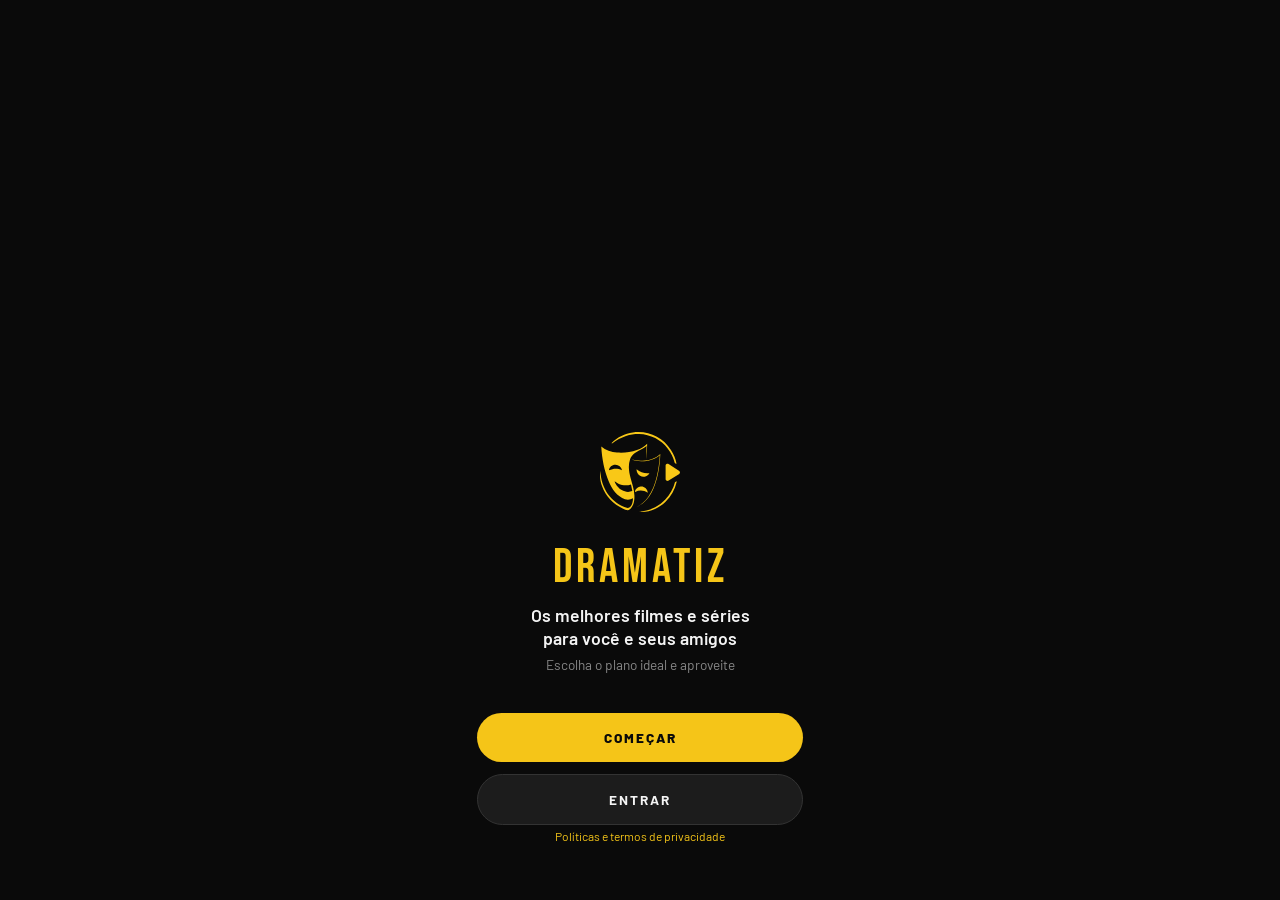
<file: index.html>
<!DOCTYPE html>
<html lang="pt-BR">
<head>
<meta charset="UTF-8">
<meta name="viewport" content="width=device-width, initial-scale=1.0">
<title>Dramatiz</title>
<link rel="stylesheet" href="styles.css">
<style>
.splash {
  min-height: 100vh;
  display: flex;
  flex-direction: column;
  align-items: center;
  justify-content: flex-end;
  padding: 2rem 2rem 3.5rem;
  position: relative;
  overflow: hidden;
  background: var(--black);
}
.splash-bg {
  position: absolute;
  inset: 0;
  display: grid;
  grid-template-columns: repeat(3, 1fr);
  gap: 3px;
  opacity: 0.18;
  z-index: 0;
}
.splash-bg div { background: #1a1a1a; overflow: hidden; border-radius: 10px; }
.splash-bg div img { width: 100%; height: 100%; object-fit: cover; }
.splash-overlay {
  position: absolute;
  inset: 0;
  background: linear-gradient(to bottom, rgba(10,10,10,0.3) 0%, rgba(10,10,10,0.6) 50%, var(--black) 80%);
  z-index: 1;
}
.splash-content {
  position: relative;
  z-index: 2;
  width: 100%;
  text-align: center;
}
.splash-logo { margin-bottom: 1.5rem; }
.splash-logo img { width: 80px; height: 80px; }
.splash-brand {
  font-family: 'Bebas Neue', sans-serif;
  font-size: 3rem;
  letter-spacing: 4px;
  color: var(--yellow);
  margin-bottom: 0.5rem;
}
.splash-tagline {
  font-size: 1.1rem;
  font-weight: 600;
  color: var(--white);
  margin-bottom: 0.4rem;
  line-height: 1.3;
}
.splash-sub {
  font-size: 0.85rem;
  color: var(--gray);
  margin-bottom: 2.5rem;
}
.splash-btns { display: flex; flex-direction: column; gap: 0.75rem; }
.splash-privacy {
  margin-top: 1.5rem;
  font-size: 0.75rem;
  color: var(--yellow);
  text-decoration: none;
}
</style>
</head>
<body>
<div class="app-shell">
  <div class="splash">
    <div class="splash-bg" id="splashBg"></div>
    <div class="splash-overlay"></div>
    <div class="splash-content">
      <div class="splash-logo fade-up fade-up-1">
        <img src="[data-uri]" alt="Dramatiz">
      </div>
      <div class="splash-brand fade-up fade-up-2">Dramatiz</div>
      <p class="splash-tagline fade-up fade-up-3">Os melhores filmes e séries<br>para você e seus amigos</p>
      <p class="splash-sub fade-up fade-up-3">Escolha o plano ideal e aproveite</p>
      <div class="splash-btns fade-up fade-up-4">
        <a href="login.html" class="btn-yellow">Começar</a>
        <a href="login.html" class="btn-dark">Entrar</a>
      </div>
      <a href="#" class="splash-privacy fade-up fade-up-5">Políticas e termos de privacidade</a>
    </div>
  </div>
</div>
<script>
const TMDB = '2dca580c2a14b55200e784d157207b4d';
const IMG = 'https://image.tmdb.org/t/p/w342';
async function loadPosters() {
  try {
    const r = await fetch('https://api.themoviedb.org/3/movie/popular?api_key=' + TMDB + '&language=pt-BR');
    const d = await r.json();
    const grid = document.getElementById('splashBg');
    grid.innerHTML = '';
    for (let i = 0; i < 9; i++) {
      const m = d.results[i];
      const div = document.createElement('div');
      if (m && m.poster_path) {
        const img = document.createElement('img');
        img.src = IMG + m.poster_path;
        div.appendChild(img);
      }
      grid.appendChild(div);
    }
  } catch(e) {}
}
loadPosters();
</script>
</body>
</html>
</file>
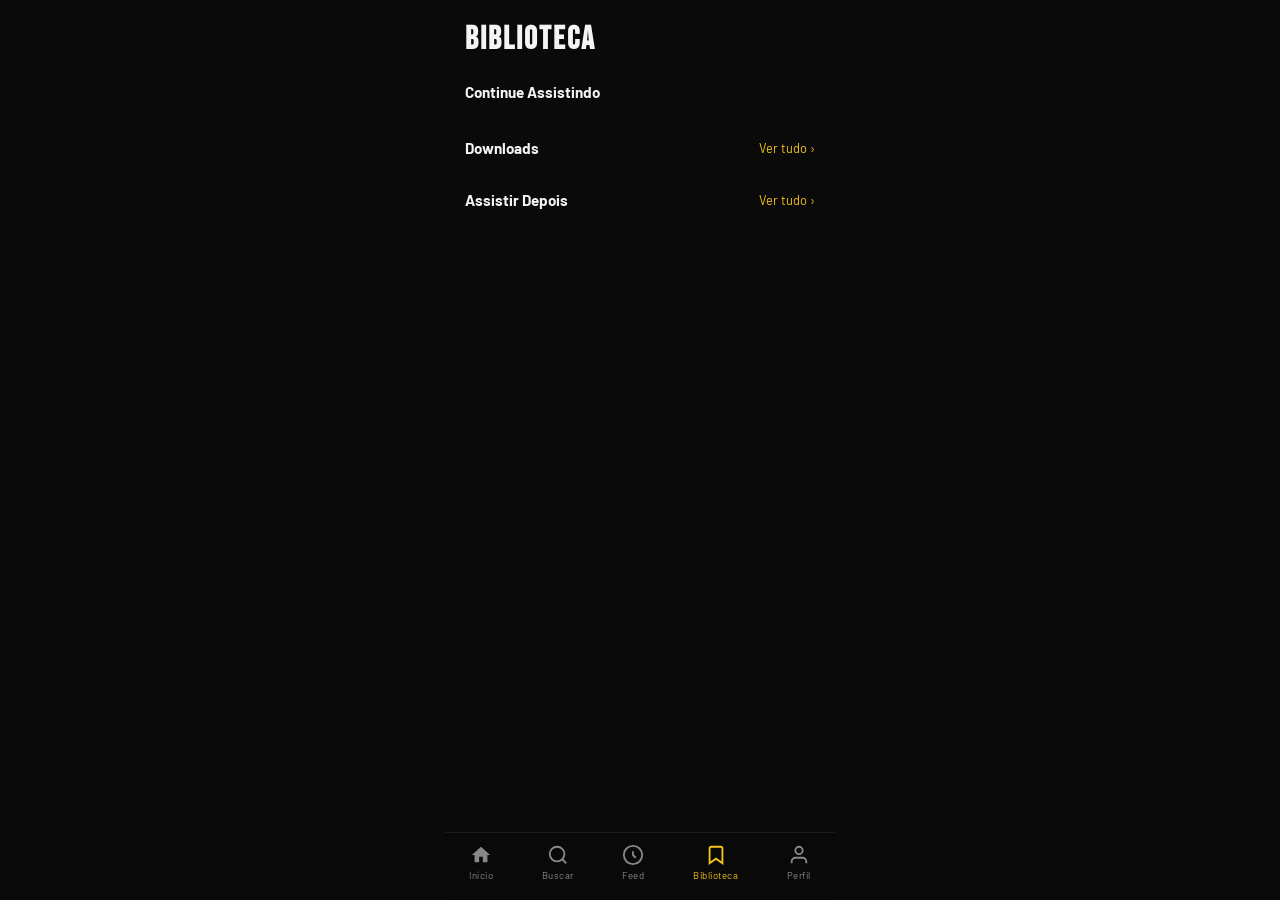
<file: biblioteca.html>
<!DOCTYPE html>
<html lang="pt-BR">
<head>
<meta charset="UTF-8">
<meta name="viewport" content="width=device-width, initial-scale=1.0">
<title>Dramatiz — Biblioteca</title>
<link rel="stylesheet" href="styles.css">
<style>
.bib-page { padding:1.25rem 1.25rem 80px; }
.bib-title { font-family:'Bebas Neue',sans-serif; font-size:2rem; letter-spacing:2px; margin-bottom:1.5rem; }
.continue-card { position:relative; border-radius:10px; overflow:hidden; margin-bottom:8px; cursor:pointer; text-decoration:none; display:block; flex-shrink:0; width:200px; }
.continue-card img { width:100%; aspect-ratio:16/9; object-fit:cover; display:block; }
.continue-overlay { position:absolute; inset:0; background:linear-gradient(to top,rgba(0,0,0,0.85) 0%,transparent 60%); }
.continue-info { position:absolute; bottom:0; left:0; right:0; padding:0.75rem; }
.continue-info .title { font-size:0.8rem; font-weight:700; }
.continue-info .sub { font-size:0.7rem; color:rgba(255,255,255,0.65); }
.continue-bar { height:3px; background:#333; border-radius: 8px; margin-top:5px; overflow:hidden; }
.continue-bar-fill { height:100%; background:var(--yellow); border-radius: 8px; }
.play-overlay { position:absolute; top:50%; left:50%; transform:translate(-50%,-50%); width:36px; height:36px; background:rgba(245,197,24,0.85); border-radius:50%; display:flex; align-items:center; justify-content:center; }
.section-link-row { display:flex; align-items:center; justify-content:space-between; margin-bottom:10px; }
.section-link-row span { font-weight:700; font-size:0.95rem; }
.section-link-row a { font-size:0.8rem; color:var(--yellow); text-decoration:none; }
.poster-row { display:flex; gap:10px; overflow-x:auto; scrollbar-width:none; }
.poster-row::-webkit-scrollbar { display:none; }
.poster-item { width:90px; flex-shrink:0; }
.poster-item img { width:100%; aspect-ratio:2/3; object-fit:cover; border-radius:8px; display:block; }
</style>
</head>
<body>
<div class="app-shell">
  <div class="bib-page">
    <h1 class="bib-title">Biblioteca</h1>

    <div class="section-link-row"><span>Continue Assistindo</span></div>
    <div class="scroll-x" id="continueRow" style="margin-bottom:1.5rem;"></div>

    <div class="section-link-row">
      <span>Downloads</span>
      <a href="downloads.html">Ver tudo ›</a>
    </div>
    <div class="poster-row" id="downloadsRow" style="margin-bottom:1.5rem;"></div>

    <div class="section-link-row">
      <span>Assistir Depois</span>
      <a href="#">Ver tudo ›</a>
    </div>
    <div class="poster-row" id="watchLaterRow"></div>
  </div>
  <nav class="bottom-nav">
    <a href="home.html" class="nav-item"><svg viewBox="0 0 24 24" fill="currentColor"><path d="M10 20v-6h4v6h5v-8h3L12 3 2 12h3v8z"/></svg>Início</a>
    <a href="busca.html" class="nav-item"><svg viewBox="0 0 24 24" fill="none" stroke="currentColor" stroke-width="2"><circle cx="11" cy="11" r="8"/><path d="M21 21l-4.35-4.35"/></svg>Buscar</a>
    <a href="feed.html" class="nav-item"><svg viewBox="0 0 24 24" fill="none" stroke="currentColor" stroke-width="2"><circle cx="12" cy="12" r="10"/><path d="M12 8v4l3 3"/></svg>Feed</a>
    <a href="biblioteca.html" class="nav-item active"><svg viewBox="0 0 24 24" fill="none" stroke="currentColor" stroke-width="2"><path d="M19 21l-7-5-7 5V5a2 2 0 012-2h10a2 2 0 012 2z"/></svg>Biblioteca</a>
    <a href="perfil.html" class="nav-item"><svg viewBox="0 0 24 24" fill="none" stroke="currentColor" stroke-width="2"><path d="M20 21v-2a4 4 0 00-4-4H8a4 4 0 00-4 4v2"/><circle cx="12" cy="7" r="4"/></svg>Perfil</a>
  </nav>
</div>
<script>
const TMDB = '2dca580c2a14b55200e784d157207b4d';
const IMG = 'https://image.tmdb.org/t/p/';
const progresses = [35, 72, 58];

fetch('https://api.themoviedb.org/3/movie/popular?api_key='+TMDB+'&language=pt-BR').then(r=>r.json()).then(d=>{
  const movies = d.results;

  // Continue assistindo
  const cRow = document.getElementById('continueRow');
  movies.slice(0,3).forEach((m,i) => {
    if(!m.backdrop_path) return;
    const a = document.createElement('a');
    a.href = 'filme.html';
    a.className = 'continue-card';
    a.innerHTML = `
      <img src="${IMG}w300${m.backdrop_path}" alt="${m.title}">
      <div class="continue-overlay"></div>
      <div class="play-overlay"><svg width="14" height="14" viewBox="0 0 24 24" fill="black"><path d="M5 3l14 9-14 9V3z"/></svg></div>
      <div class="continue-info">
        <div class="title">${m.title}</div>
        <div class="sub">${Math.floor(m.runtime||90)} min restantes</div>
        <div class="continue-bar"><div class="continue-bar-fill" style="width:${progresses[i]}%"></div></div>
      </div>`;
    cRow.appendChild(a);
  });

  // Downloads
  const dRow = document.getElementById('downloadsRow');
  movies.slice(3,7).forEach(m => {
    if(!m.poster_path) return;
    const div = document.createElement('div');
    div.className = 'poster-item';
    div.innerHTML = `<img src="${IMG}w185${m.poster_path}" alt="${m.title}">`;
    dRow.appendChild(div);
  });

  // Assistir depois
  const wRow = document.getElementById('watchLaterRow');
  movies.slice(7,12).forEach(m => {
    if(!m.poster_path) return;
    const div = document.createElement('div');
    div.className = 'poster-item';
    div.innerHTML = `<img src="${IMG}w185${m.poster_path}" alt="${m.title}">`;
    wRow.appendChild(div);
  });
});
</script>
</body>
</html>
</file>
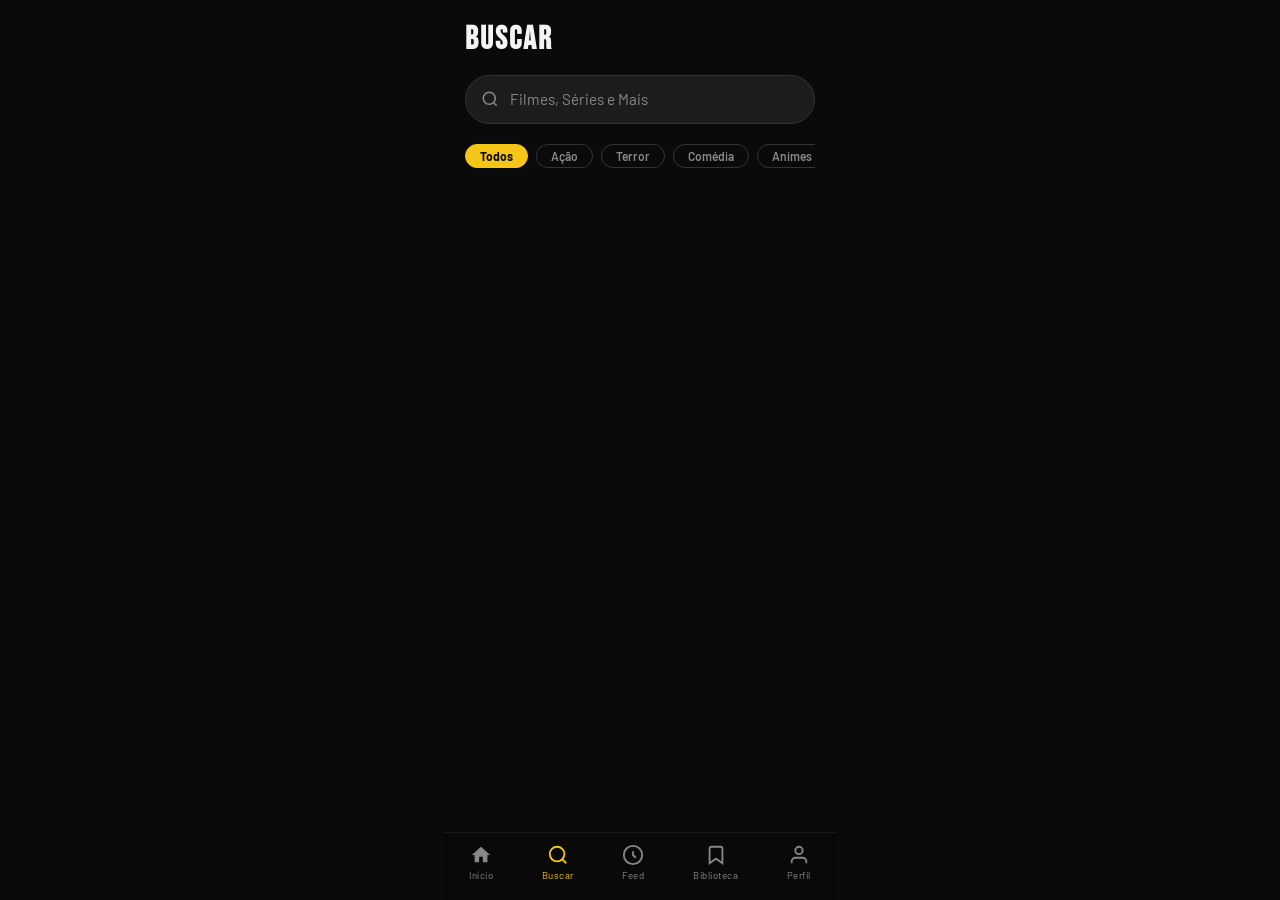
<file: busca.html>
<!DOCTYPE html>
<html lang="pt-BR">
<head>
<meta charset="UTF-8">
<meta name="viewport" content="width=device-width, initial-scale=1.0">
<title>Dramatiz — Buscar</title>
<link rel="stylesheet" href="styles.css">
<style>
.busca-page { padding:1.25rem 1.25rem 80px; }
.busca-title { font-family:'Bebas Neue',sans-serif; font-size:2rem; letter-spacing:2px; margin-bottom:1rem; }
.search-bar { position:relative; margin-bottom:1.25rem; }
.search-bar svg { position:absolute; left:1rem; top:50%; transform:translateY(-50%); width:18px; height:18px; color:var(--gray); }
.search-bar input { padding-left:2.75rem; }
.tags-row { display:flex; gap:8px; overflow-x:auto; scrollbar-width:none; padding-bottom:4px; margin-bottom:1.25rem; }
.tags-row::-webkit-scrollbar { display:none; }
.results-grid { display:grid; grid-template-columns:repeat(3,1fr); gap:8px; }
.results-grid a { text-decoration:none; display:block; border-radius:10px; overflow:hidden; }
.results-grid img { width:100%; aspect-ratio:2/3; object-fit:cover; display:block; border-radius:10px; transition:transform 0.2s; }
.results-grid a:hover img { transform:scale(1.04); }
.result-title { font-size:0.7rem; color:rgba(255,255,255,0.7); margin-top:4px; text-align:center; white-space:nowrap; overflow:hidden; text-overflow:ellipsis; }
</style>
</head>
<body>
<div class="app-shell">
  <div class="busca-page">
    <h1 class="busca-title">Buscar</h1>
    <div class="search-bar">
      <svg viewBox="0 0 24 24" fill="none" stroke="currentColor" stroke-width="2"><circle cx="11" cy="11" r="8"/><path d="M21 21l-4.35-4.35"/></svg>
      <input type="text" class="input-field" placeholder="Filmes, Séries e Mais" id="searchInput">
    </div>
    <div class="tags-row" id="tagsRow">
      <span class="tag active" data-genre="">Todos</span>
      <span class="tag" data-genre="28">Ação</span>
      <span class="tag" data-genre="27">Terror</span>
      <span class="tag" data-genre="35">Comédia</span>
      <span class="tag" data-genre="16">Animes</span>
      <span class="tag" data-genre="18">Drama</span>
      <span class="tag" data-genre="878">Ficção</span>
      <span class="tag" data-genre="10749">Romance</span>
    </div>
    <div class="results-grid" id="resultsGrid"></div>
  </div>
  <nav class="bottom-nav">
    <a href="home.html" class="nav-item"><svg viewBox="0 0 24 24" fill="currentColor"><path d="M10 20v-6h4v6h5v-8h3L12 3 2 12h3v8z"/></svg>Início</a>
    <a href="busca.html" class="nav-item active"><svg viewBox="0 0 24 24" fill="none" stroke="currentColor" stroke-width="2"><circle cx="11" cy="11" r="8"/><path d="M21 21l-4.35-4.35"/></svg>Buscar</a>
    <a href="feed.html" class="nav-item"><svg viewBox="0 0 24 24" fill="none" stroke="currentColor" stroke-width="2"><circle cx="12" cy="12" r="10"/><path d="M12 8v4l3 3"/></svg>Feed</a>
    <a href="biblioteca.html" class="nav-item"><svg viewBox="0 0 24 24" fill="none" stroke="currentColor" stroke-width="2"><path d="M19 21l-7-5-7 5V5a2 2 0 012-2h10a2 2 0 012 2z"/></svg>Biblioteca</a>
    <a href="perfil.html" class="nav-item"><svg viewBox="0 0 24 24" fill="none" stroke="currentColor" stroke-width="2"><path d="M20 21v-2a4 4 0 00-4-4H8a4 4 0 00-4 4v2"/><circle cx="12" cy="7" r="4"/></svg>Perfil</a>
  </nav>
</div>
<script>
const TMDB = '2dca580c2a14b55200e784d157207b4d';
const IMG = 'https://image.tmdb.org/t/p/w185';
let activeGenre = '';
let searchTimer;

function renderMovies(movies) {
  const grid = document.getElementById('resultsGrid');
  grid.innerHTML = '';
  movies.forEach(m => {
    if (!m.poster_path) return;
    const a = document.createElement('a');
    a.href = 'filme.html';
    const img = document.createElement('img');
    img.src = IMG + m.poster_path;
    img.alt = m.title || m.name;
    img.loading = 'lazy';
    const t = document.createElement('div');
    t.className = 'result-title';
    t.textContent = m.title || m.name;
    a.append(img, t);
    grid.appendChild(a);
  });
}

async function load(genre='', query='') {
  let url;
  if (query) {
    url = 'https://api.themoviedb.org/3/search/multi?api_key='+TMDB+'&language=pt-BR&query='+encodeURIComponent(query);
  } else if (genre) {
    url = 'https://api.themoviedb.org/3/discover/movie?api_key='+TMDB+'&language=pt-BR&with_genres='+genre+'&sort_by=popularity.desc';
  } else {
    url = 'https://api.themoviedb.org/3/movie/popular?api_key='+TMDB+'&language=pt-BR';
  }
  const r = await fetch(url);
  const d = await r.json();
  renderMovies(d.results || []);
}

document.querySelectorAll('#tagsRow .tag').forEach(tag => {
  tag.addEventListener('click', () => {
    document.querySelectorAll('#tagsRow .tag').forEach(t => t.classList.remove('active'));
    tag.classList.add('active');
    activeGenre = tag.dataset.genre;
    load(activeGenre, document.getElementById('searchInput').value);
  });
});

document.getElementById('searchInput').addEventListener('input', e => {
  clearTimeout(searchTimer);
  searchTimer = setTimeout(() => load(activeGenre, e.target.value), 400);
});

load();
</script>
</body>
</html>
</file>
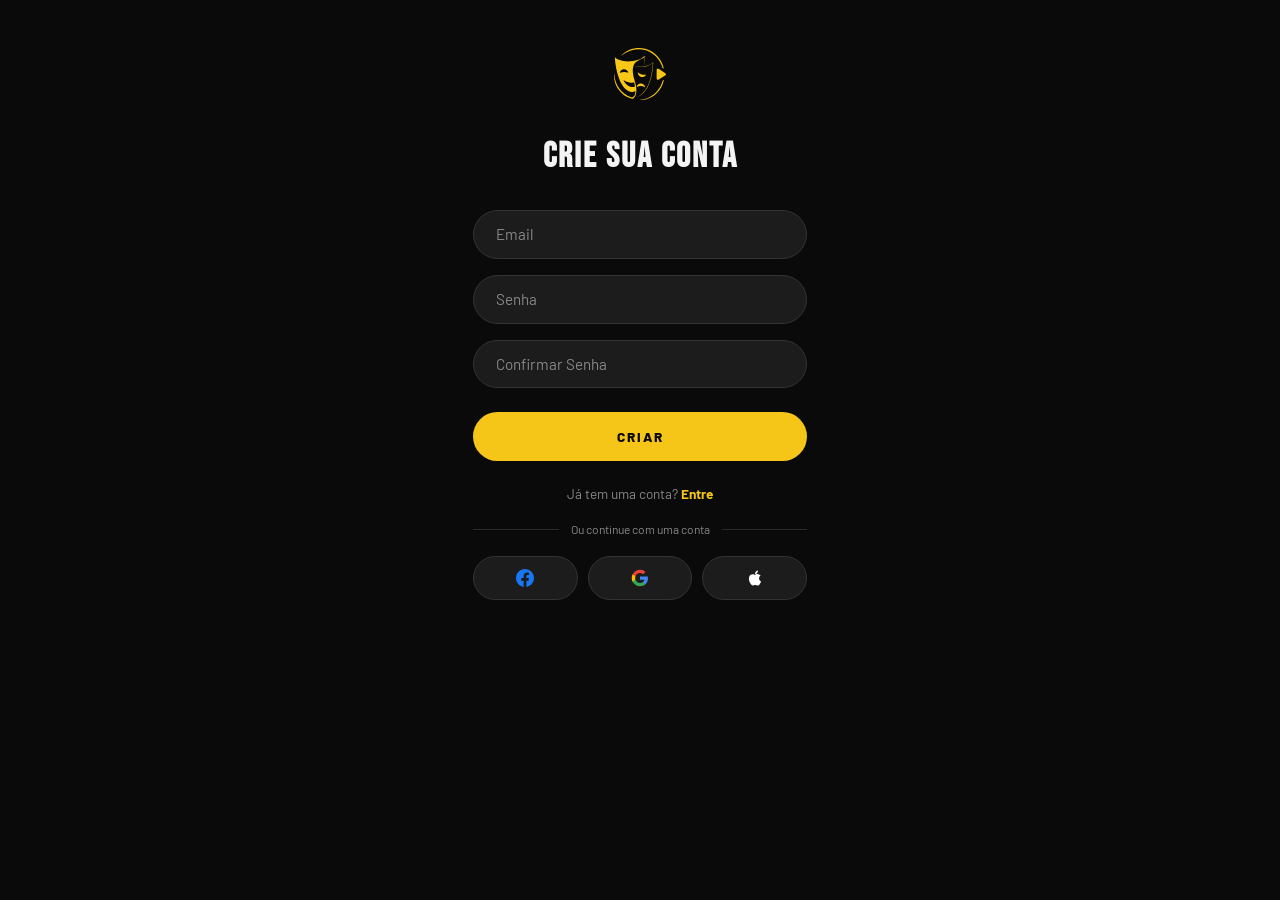
<file: cadastro.html>
<!DOCTYPE html>
<html lang="pt-BR">
<head>
<meta charset="UTF-8">
<meta name="viewport" content="width=device-width, initial-scale=1.0">
<title>Dramatiz — Criar Conta</title>
<link rel="stylesheet" href="styles.css">
<style>
.auth-page { min-height:100vh; display:flex; flex-direction:column; position:relative; overflow:hidden; }
.auth-bg { position:absolute; inset:0; background-size:cover; background-position:center; opacity:0.12; z-index:0; }
.auth-overlay { position:absolute; inset:0; background:linear-gradient(to bottom,rgba(10,10,10,0.5) 0%,var(--black) 45%); z-index:1; }
.auth-content { position:relative; z-index:2; flex:1; display:flex; flex-direction:column; padding:3rem 1.75rem 2rem; }
.auth-logo { text-align:center; margin-bottom:2rem; }
.auth-logo img { width:52px; height:52px; }
.auth-title { font-family:'Bebas Neue',sans-serif; font-size:2.2rem; letter-spacing:2px; margin-bottom:2rem; text-align:center; }
.auth-form { display:flex; flex-direction:column; gap:1rem; }
.auth-switch { text-align:center; margin-top:1.5rem; font-size:0.85rem; color:var(--gray); }
.auth-switch a { color:var(--yellow); text-decoration:none; font-weight:700; }
.divider-or { display:flex; align-items:center; gap:12px; margin:1.25rem 0; }
.divider-or::before,.divider-or::after { content:''; flex:1; height:1px; background:#2a2a2a; }
.divider-or span { font-size:0.75rem; color:var(--gray); white-space:nowrap; }
.social-row { display:flex; gap:10px; }
</style>
</head>
<body>
<div class="app-shell">
  <div class="auth-page">
    <div class="auth-bg" id="authBg"></div>
    <div class="auth-overlay"></div>
    <div class="auth-content">
      <div class="auth-logo fade-up fade-up-1">
        <img src="[data-uri]" alt="Dramatiz">
      </div>
      <h1 class="auth-title fade-up fade-up-2">Crie sua conta</h1>
      <div class="auth-form fade-up fade-up-3">
        <input type="email" class="input-field" placeholder="Email">
        <input type="password" class="input-field" placeholder="Senha">
        <input type="password" class="input-field" placeholder="Confirmar Senha">
        <a href="perfis.html" class="btn-yellow" style="margin-top:0.5rem;">Criar</a>
      </div>
      <p class="auth-switch fade-up fade-up-4">Já tem uma conta? <a href="login.html">Entre</a></p>
      <div class="divider-or fade-up fade-up-4"><span>Ou continue com uma conta</span></div>
      <div class="social-row fade-up fade-up-5">
        <a href="#" class="social-btn">
          <svg width="18" height="18" viewBox="0 0 24 24" fill="#1877F2"><path d="M24 12.073c0-6.627-5.373-12-12-12s-12 5.373-12 12c0 5.99 4.388 10.954 10.125 11.854v-8.385H7.078v-3.47h3.047V9.43c0-3.007 1.792-4.669 4.533-4.669 1.312 0 2.686.235 2.686.235v2.953H15.83c-1.491 0-1.956.925-1.956 1.874v2.25h3.328l-.532 3.47h-2.796v8.385C19.612 23.027 24 18.062 24 12.073z"/></svg>
        </a>
        <a href="#" class="social-btn">
          <svg width="18" height="18" viewBox="0 0 24 24"><path fill="#4285F4" d="M22.56 12.25c0-.78-.07-1.53-.2-2.25H12v4.26h5.92c-.26 1.37-1.04 2.53-2.21 3.31v2.77h3.57c2.08-1.92 3.28-4.74 3.28-8.09z"/><path fill="#34A853" d="M12 23c2.97 0 5.46-.98 7.28-2.66l-3.57-2.77c-.98.66-2.23 1.06-3.71 1.06-2.86 0-5.29-1.93-6.16-4.53H2.18v2.84C3.99 20.53 7.7 23 12 23z"/><path fill="#FBBC05" d="M5.84 14.09c-.22-.66-.35-1.36-.35-2.09s.13-1.43.35-2.09V7.07H2.18C1.43 8.55 1 10.22 1 12s.43 3.45 1.18 4.93l3.66-2.84z"/><path fill="#EA4335" d="M12 5.38c1.62 0 3.06.56 4.21 1.64l3.15-3.15C17.45 2.09 14.97 1 12 1 7.7 1 3.99 3.47 2.18 7.07l3.66 2.84c.87-2.6 3.3-4.53 6.16-4.53z"/></svg>
        </a>
        <a href="#" class="social-btn">
          <svg width="18" height="18" viewBox="0 0 24 24" fill="white"><path d="M18.71 19.5c-.83 1.24-1.71 2.45-3.05 2.47-1.34.03-1.77-.79-3.29-.79-1.53 0-2 .77-3.27.82-1.31.05-2.3-1.32-3.14-2.53C4.25 17 2.94 12.45 4.7 9.39c.87-1.52 2.43-2.48 4.12-2.51 1.28-.02 2.5.87 3.29.87.78 0 2.26-1.07 3.8-.91.65.03 2.47.26 3.64 1.98-.09.06-2.17 1.28-2.15 3.81.03 3.02 2.65 4.03 2.68 4.04-.03.07-.42 1.44-1.38 2.83M13 3.5c.73-.83 1.94-1.46 2.94-1.5.13 1.17-.34 2.35-1.04 3.19-.69.85-1.83 1.51-2.95 1.42-.15-1.15.41-2.35 1.05-3.11z"/></svg>
        </a>
      </div>
    </div>
  </div>
</div>
<script>
const TMDB = '2dca580c2a14b55200e784d157207b4d';
async function loadBg() {
  try {
    const r = await fetch('https://api.themoviedb.org/3/movie/popular?api_key=' + TMDB + '&language=pt-BR&page=2');
    const d = await r.json();
    const m = d.results.find(x => x.backdrop_path);
    if (m) document.getElementById('authBg').style.backgroundImage = 'url(https://image.tmdb.org/t/p/w780' + m.backdrop_path + ')';
  } catch(e) {}
}
loadBg();
</script>
</body>
</html>
</file>
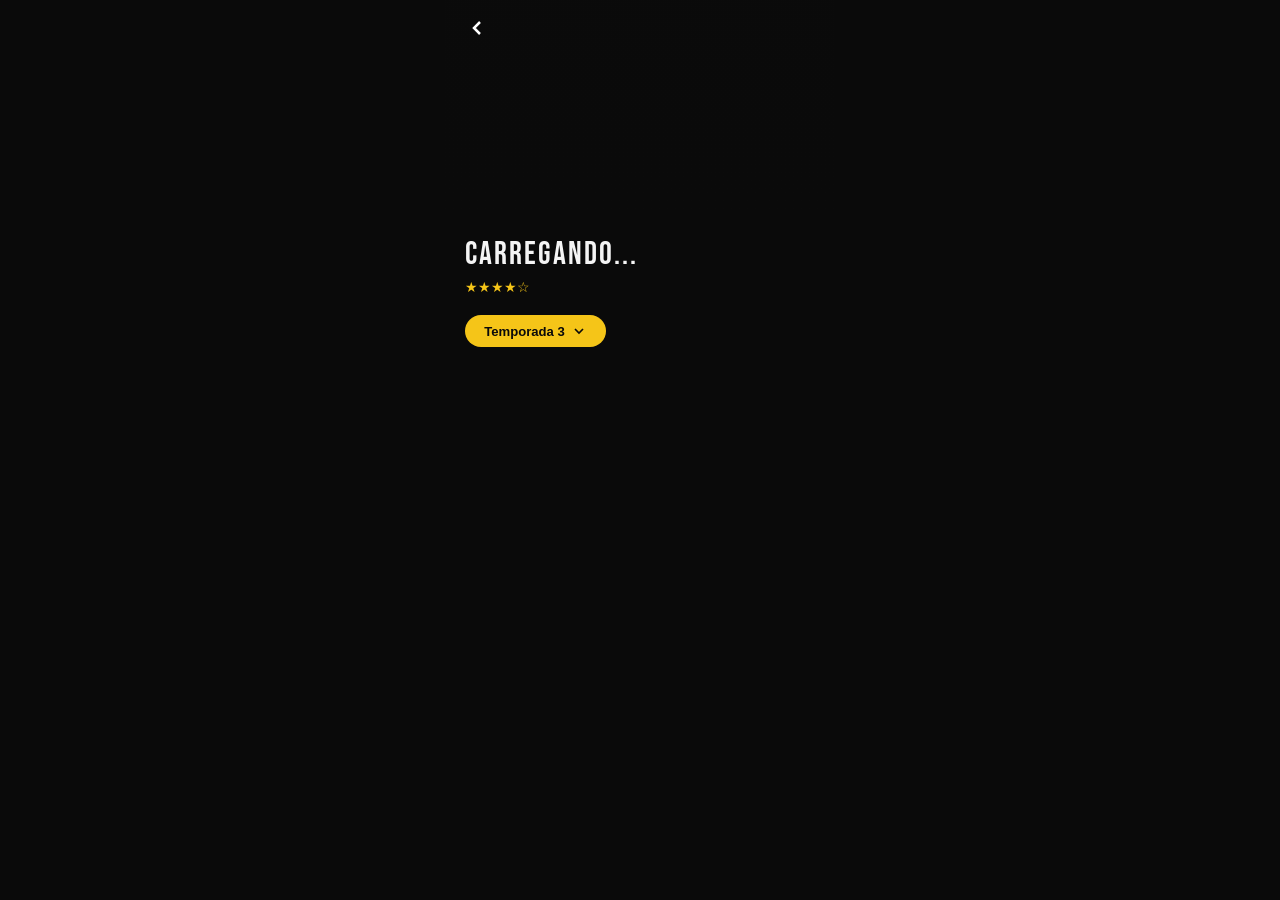
<file: episodios.html>
<!DOCTYPE html>
<html lang="pt-BR">
<head>
<meta charset="UTF-8">
<meta name="viewport" content="width=device-width, initial-scale=1.0">
<title>Dramatiz — Episódios</title>
<link rel="stylesheet" href="styles.css">
<style>
.ep-page{padding-bottom:80px}
.ep-hero{position:relative;aspect-ratio:16/9;overflow:hidden;background:#111}
.ep-hero img{width:100%;height:100%;object-fit:cover}
.ep-hero-overlay{position:absolute;inset:0;background:linear-gradient(to bottom,rgba(0,0,0,0.4),var(--black))}
.ep-back{position:absolute;top:1rem;left:1.25rem;z-index:2;color:white;text-decoration:none}
.ep-back svg{width:24px;height:24px}
.ep-body{padding:1rem 1.25rem}
.ep-show-title{font-family:"Bebas Neue",sans-serif;font-size:2rem;letter-spacing:2px;margin-bottom:.25rem}
.ep-stars{color:var(--yellow);font-size:.9rem;margin-bottom:.5rem}
.ep-desc{font-size:.82rem;line-height:1.6;color:rgba(255,255,255,.7);margin-bottom:1.25rem}
.season-btn{display:flex;align-items:center;gap:6px;background:var(--yellow);color:var(--black);border:none;border-radius:50px;padding:.5rem 1.2rem;font-weight:800;font-size:.82rem;cursor:pointer;margin-bottom:1.25rem}
.season-btn svg{width:16px;height:16px}
.ep-item{display:flex;align-items:center;gap:12px;padding:.85rem 0;border-bottom:1px solid #1a1a1a;cursor:pointer}
.ep-thumb{width:72px;height:48px;border-radius: 10px;object-fit:cover;flex-shrink:0;background:var(--dark2);position:relative;overflow:hidden}
.ep-play{position:absolute;inset:0;display:flex;align-items:center;justify-content:center;background:rgba(0,0,0,.4)}
.ep-play svg{width:20px;height:20px;color:var(--yellow)}
.ep-info{flex:1}
.ep-title{font-weight:700;font-size:.85rem;margin-bottom:3px}
.ep-dur{font-size:.72rem;color:var(--gray)}
.ep-check{color:var(--yellow)}
.ep-check svg{width:18px;height:18px}
.ep-add-btn{width:36px;height:36px;border-radius:50%;background:var(--dark2);border:1.5px solid #333;display:flex;align-items:center;justify-content:center;cursor:pointer;color:var(--white);flex-shrink:0}
.ep-add-btn svg{width:16px;height:16px}
</style>
</head>
<body>
<div class="app-shell">
  <div class="ep-page">
    <div class="ep-hero" id="epHero">
      <div class="ep-hero-overlay"></div>
      <a href="filme.html" class="ep-back"><svg viewBox="0 0 24 24" fill="none" stroke="currentColor" stroke-width="2.5"><path d="M15 18l-6-6 6-6"/></svg></a>
    </div>
    <div class="ep-body">
      <div class="ep-show-title" id="epShowTitle">Carregando...</div>
      <div class="ep-stars" id="epStars">★★★★☆</div>
      <p class="ep-desc" id="epDesc"></p>
      <button class="season-btn">
        Temporada 3
        <svg viewBox="0 0 24 24" fill="none" stroke="currentColor" stroke-width="2.5"><path d="M6 9l6 6 6-6"/></svg>
      </button>
      <div id="epList"></div>
    </div>
  </div>
</div>
<script>
const TMDB="2dca580c2a14b55200e784d157207b4d";
const IMG="https://image.tmdb.org/t/p/";
const epTitles=["O Pretenso Príncipe das Trevas","Essas Qualidades Todas","Um Par de Tênis","Filho Favorito","A Grande Revelação","O Último Recurso","Noite de Tempestade","Fim do Começo"];
const durations=["41min","40min","42min","42min","38min","45min","43min","50min"];
const watched=[true,true,true,false,false,false,false,false];

fetch("https://api.themoviedb.org/3/tv/popular?api_key="+TMDB+"&language=pt-BR").then(r=>r.json()).then(d=>{
  const show=d.results[0];
  if(!show)return;
  const hero=document.getElementById("epHero");
  if(show.backdrop_path){const img=document.createElement("img");img.src=IMG+"w780"+show.backdrop_path;hero.insertBefore(img,hero.firstChild);}
  document.getElementById("epShowTitle").textContent=show.name||show.original_name;
  const stars=Math.round((show.vote_average||7)/2);
  document.getElementById("epStars").textContent="★".repeat(stars)+"☆".repeat(5-stars);
  document.getElementById("epDesc").textContent=(show.overview||"").substring(0,130)+"...";

  const list=document.getElementById("epList");
  fetch("https://api.themoviedb.org/3/tv/"+show.id+"/season/1?api_key="+TMDB+"&language=pt-BR").then(r=>r.json()).then(s=>{
    const eps=s.episodes||[];
    (eps.length?eps:epTitles.map((_,i)=>({name:epTitles[i],still_path:null}))).slice(0,8).forEach((ep,i)=>{
      const div=document.createElement("div");
      div.className="ep-item";
      div.innerHTML='<div class="ep-thumb">'+(ep.still_path?'<img src="'+IMG+'w185'+ep.still_path+'" style="width:100%;height:100%;object-fit:cover">':'')+'<div class="ep-play"><svg viewBox="0 0 24 24" fill="currentColor"><path d="M5 3l14 9-14 9V3z"/></svg></div></div><div class="ep-info"><div class="ep-title">T1 Ep. '+(i+1)+': '+(ep.name||epTitles[i])+'</div><div class="ep-dur">'+(ep.runtime?ep.runtime+"min":durations[i])+'</div></div>'+(watched[i]?'<div class="ep-check"><svg viewBox="0 0 24 24" fill="none" stroke="currentColor" stroke-width="2.5"><path d="M20 6L9 17l-5-5"/></svg></div>':'<button class="ep-add-btn"><svg viewBox="0 0 24 24" fill="none" stroke="currentColor" stroke-width="2"><path d="M21 15v4a2 2 0 01-2 2H5a2 2 0 01-2-2v-4"/><polyline points="7 10 12 15 17 10"/><line x1="12" y1="15" x2="12" y2="3"/></svg></button>');
      list.appendChild(div);
    });
  }).catch(()=>{
    epTitles.forEach((title,i)=>{
      const div=document.createElement("div");div.className="ep-item";
      div.innerHTML='<div class="ep-thumb"><div class="ep-play"><svg viewBox="0 0 24 24" fill="currentColor"><path d="M5 3l14 9-14 9V3z"/></svg></div></div><div class="ep-info"><div class="ep-title">T1 Ep. '+(i+1)+': '+title+'</div><div class="ep-dur">'+durations[i]+'</div></div>'+(watched[i]?'<div class="ep-check"><svg viewBox="0 0 24 24" fill="none" stroke="currentColor" stroke-width="2.5"><path d="M20 6L9 17l-5-5"/></svg></div>':'<button class="ep-add-btn"><svg viewBox="0 0 24 24" fill="none" stroke="currentColor" stroke-width="2"><path d="M21 15v4a2 2 0 01-2 2H5a2 2 0 01-2-2v-4"/><polyline points="7 10 12 15 17 10"/><line x1="12" y1="15" x2="12" y2="3"/></svg></button>');
      list.appendChild(div);
    });
  });
});
</script>
</body>
</html>
</file>
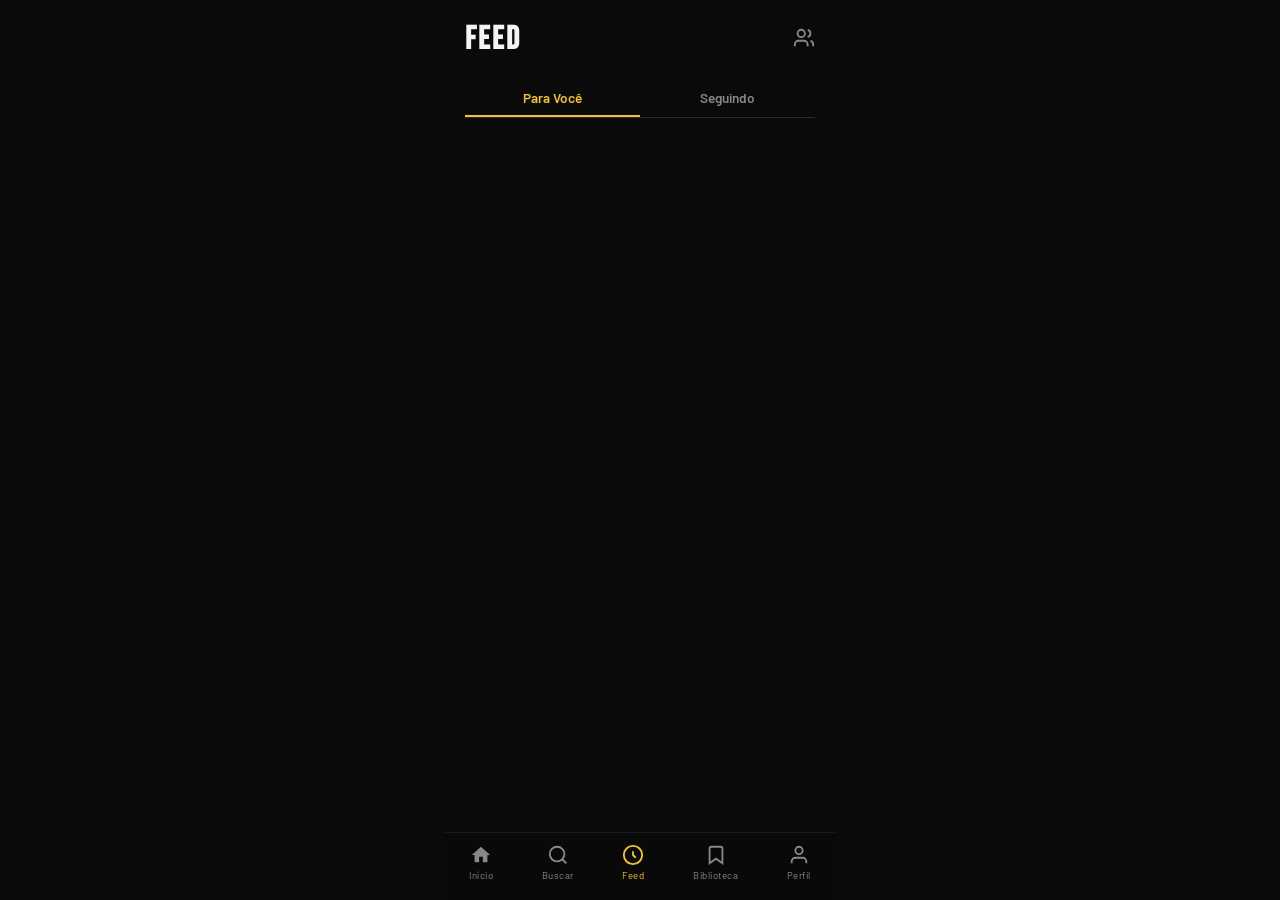
<file: feed.html>
<!DOCTYPE html>
<html lang="pt-BR">
<head>
<meta charset="UTF-8">
<meta name="viewport" content="width=device-width, initial-scale=1.0">
<title>Dramatiz — Feed</title>
<link rel="stylesheet" href="styles.css">
<style>
.feed-page { padding:1.25rem 1.25rem 80px; }
.feed-header { display:flex; align-items:center; justify-content:space-between; margin-bottom:1.25rem; }
.feed-title { font-family:'Bebas Neue',sans-serif; font-size:2rem; letter-spacing:2px; }
.feed-tabs { display:flex; gap:0; border-bottom:1px solid #2a2a2a; margin-bottom:1.25rem; }
.feed-tab { flex:1; text-align:center; padding:0.6rem; font-size:0.85rem; font-weight:600; color:var(--gray); cursor:pointer; border-bottom:2px solid transparent; transition:all 0.2s; }
.feed-tab.active { color:var(--yellow); border-bottom-color:var(--yellow); }
.feed-card { background:var(--dark2); border-radius:12px; padding:1rem; margin-bottom:1rem; }
.feed-user { display:flex; align-items:center; gap:10px; margin-bottom:0.75rem; }
.feed-avatar { width:38px; height:38px; border-radius:50%; object-fit:cover; }
.feed-uname { font-weight:700; font-size:0.85rem; }
.feed-uhandle { font-size:0.75rem; color:var(--gray); }
.feed-time { font-size:0.72rem; color:var(--gray); margin-left:auto; }
.feed-movie-row { display:flex; gap:10px; align-items:center; margin-bottom:0.75rem; }
.feed-movie-thumb { width:50px; height:75px; border-radius: 10px; object-fit:cover; flex-shrink:0; }
.feed-movie-info { flex:1; }
.feed-movie-title { font-weight:700; font-size:0.9rem; margin-bottom:3px; }
.feed-movie-year { font-size:0.75rem; color:var(--gray); }
.feed-stars { color:var(--yellow); font-size:0.85rem; margin-bottom:5px; }
.feed-review { font-size:0.82rem; color:rgba(255,255,255,0.7); line-height:1.5; }
.feed-actions { display:flex; align-items:center; gap:16px; margin-top:0.75rem; padding-top:0.75rem; border-top:1px solid #333; }
.feed-action { display:flex; align-items:center; gap:5px; font-size:0.78rem; color:var(--gray); cursor:pointer; transition:color 0.2s; }
.feed-action:hover { color:var(--yellow); }
.feed-action svg { width:16px; height:16px; }
.feed-shared { font-size:0.82rem; color:var(--gray); margin-bottom:0.5rem; }
.feed-list-tag { display:inline-block; background:var(--dark3); border:1px solid #444; border-radius: 10px; padding:4px 12px; font-size:0.8rem; color:var(--yellow); font-weight:600; cursor:pointer; }
</style>
</head>
<body>
<div class="app-shell">
  <div class="feed-page">
    <div class="feed-header">
      <h1 class="feed-title">Feed</h1>
      <a href="usuarios.html" style="color:var(--gray);">
        <svg width="22" height="22" viewBox="0 0 24 24" fill="none" stroke="currentColor" stroke-width="2"><path d="M16 21v-2a4 4 0 00-4-4H6a4 4 0 00-4 4v2"/><circle cx="9" cy="7" r="4"/><path d="M22 21v-2a4 4 0 00-3-3.87M16 3.13a4 4 0 010 7.75"/></svg>
      </a>
    </div>
    <div class="feed-tabs">
      <div class="feed-tab active" onclick="switchTab(this,'voce')">Para Você</div>
      <div class="feed-tab" onclick="switchTab(this,'seguindo')">Seguindo</div>
    </div>
    <div id="feedContent"></div>
  </div>
  <nav class="bottom-nav">
    <a href="home.html" class="nav-item"><svg viewBox="0 0 24 24" fill="currentColor"><path d="M10 20v-6h4v6h5v-8h3L12 3 2 12h3v8z"/></svg>Início</a>
    <a href="busca.html" class="nav-item"><svg viewBox="0 0 24 24" fill="none" stroke="currentColor" stroke-width="2"><circle cx="11" cy="11" r="8"/><path d="M21 21l-4.35-4.35"/></svg>Buscar</a>
    <a href="feed.html" class="nav-item active"><svg viewBox="0 0 24 24" fill="none" stroke="currentColor" stroke-width="2"><circle cx="12" cy="12" r="10"/><path d="M12 8v4l3 3"/></svg>Feed</a>
    <a href="biblioteca.html" class="nav-item"><svg viewBox="0 0 24 24" fill="none" stroke="currentColor" stroke-width="2"><path d="M19 21l-7-5-7 5V5a2 2 0 012-2h10a2 2 0 012 2z"/></svg>Biblioteca</a>
    <a href="perfil.html" class="nav-item"><svg viewBox="0 0 24 24" fill="none" stroke="currentColor" stroke-width="2"><path d="M20 21v-2a4 4 0 00-4-4H8a4 4 0 00-4 4v2"/><circle cx="12" cy="7" r="4"/></svg>Perfil</a>
  </nav>
</div>
<script>
const TMDB = '2dca580c2a14b55200e784d157207b4d';
const IMG = 'https://image.tmdb.org/t/p/w92';
const users = [
  {name:'Dedé',handle:'dede',avatar:'https://i.pravatar.cc/150?img=47'},
  {name:'Dudu',handle:'dudu',avatar:'https://i.pravatar.cc/150?img=68'},
  {name:'GG',handle:'gg',avatar:'https://i.pravatar.cc/150?img=33'},
];
const reviews = [
  {stars:4, text:'Uma das cenas de perseguição mais cinematográficas de todas. Daniel Craig dando uma atuação legitimamente icônica como um personagem que foi uma cifra por muito tempo. E...', time:'30min'},
  {stars:5, text:'Uma das séries mais intensas e imprevisíveis que já vi, além do alto nível de violência e dos heróis não serem perfeitos. Mais uma vez, a atuação foi excelente, principalmente dos...', time:'3h'},
  {stars:4, text:'Filme incrível com uma direção absurda. Cada cena é construída com muito cuidado e atenção aos detalhes. Recomendo demais!', time:'1d'},
];

function switchTab(el, tab) {
  document.querySelectorAll('.feed-tab').forEach(t=>t.classList.remove('active'));
  el.classList.add('active');
}

fetch('https://api.themoviedb.org/3/movie/popular?api_key='+TMDB+'&language=pt-BR').then(r=>r.json()).then(d=>{
  const movies = d.results;
  const feed = document.getElementById('feedContent');
  [0,1,2].forEach(i => {
    const u = users[i], m = movies[i+1], rev = reviews[i];
    if(!m) return;
    feed.innerHTML += `
    <div class="feed-card">
      <div class="feed-user">
        <img class="feed-avatar" src="${u.avatar}" alt="${u.name}">
        <div>
          <div class="feed-uname">${u.name}</div>
          <div class="feed-uhandle">avaliou ${m.title}</div>
        </div>
        <span class="feed-time">${rev.time}</span>
      </div>
      <div class="feed-movie-row">
        <img class="feed-movie-thumb" src="${IMG+m.poster_path}" alt="${m.title}">
        <div class="feed-movie-info">
          <div class="feed-movie-title">${m.title}</div>
          <div class="feed-movie-year">${(m.release_date||'').split('-')[0]}</div>
          <div class="feed-stars">${'★'.repeat(rev.stars)}${'☆'.repeat(5-rev.stars)}</div>
        </div>
      </div>
      <p class="feed-review">${rev.text}</p>
      <div class="feed-actions">
        <div class="feed-action" onclick="this.querySelector('span').textContent=parseInt(this.querySelector('span').textContent)+1">
          <svg viewBox="0 0 24 24" fill="none" stroke="currentColor" stroke-width="2"><path d="M14 9V5a3 3 0 00-3-3l-4 9v11h11.28a2 2 0 002-1.7l1.38-9a2 2 0 00-2-2.3H14z"/><path d="M7 22H4a2 2 0 01-2-2v-7a2 2 0 012-2h3"/></svg>
          <span>${Math.floor(Math.random()*80+10)}</span>
        </div>
        <div class="feed-action">
          <svg viewBox="0 0 24 24" fill="none" stroke="currentColor" stroke-width="2"><path d="M21 15a2 2 0 01-2 2H7l-4 4V5a2 2 0 012-2h14a2 2 0 012 2z"/></svg>
          Comentar
        </div>
        <div class="feed-action">
          <svg viewBox="0 0 24 24" fill="none" stroke="currentColor" stroke-width="2"><circle cx="18" cy="5" r="3"/><circle cx="6" cy="12" r="3"/><circle cx="18" cy="19" r="3"/><path d="M8.59 13.51l6.83 3.98M15.41 6.51l-6.82 3.98"/></svg>
          Compartilhar
        </div>
      </div>
    </div>`;
  });
});
</script>
</body>
</html>
</file>
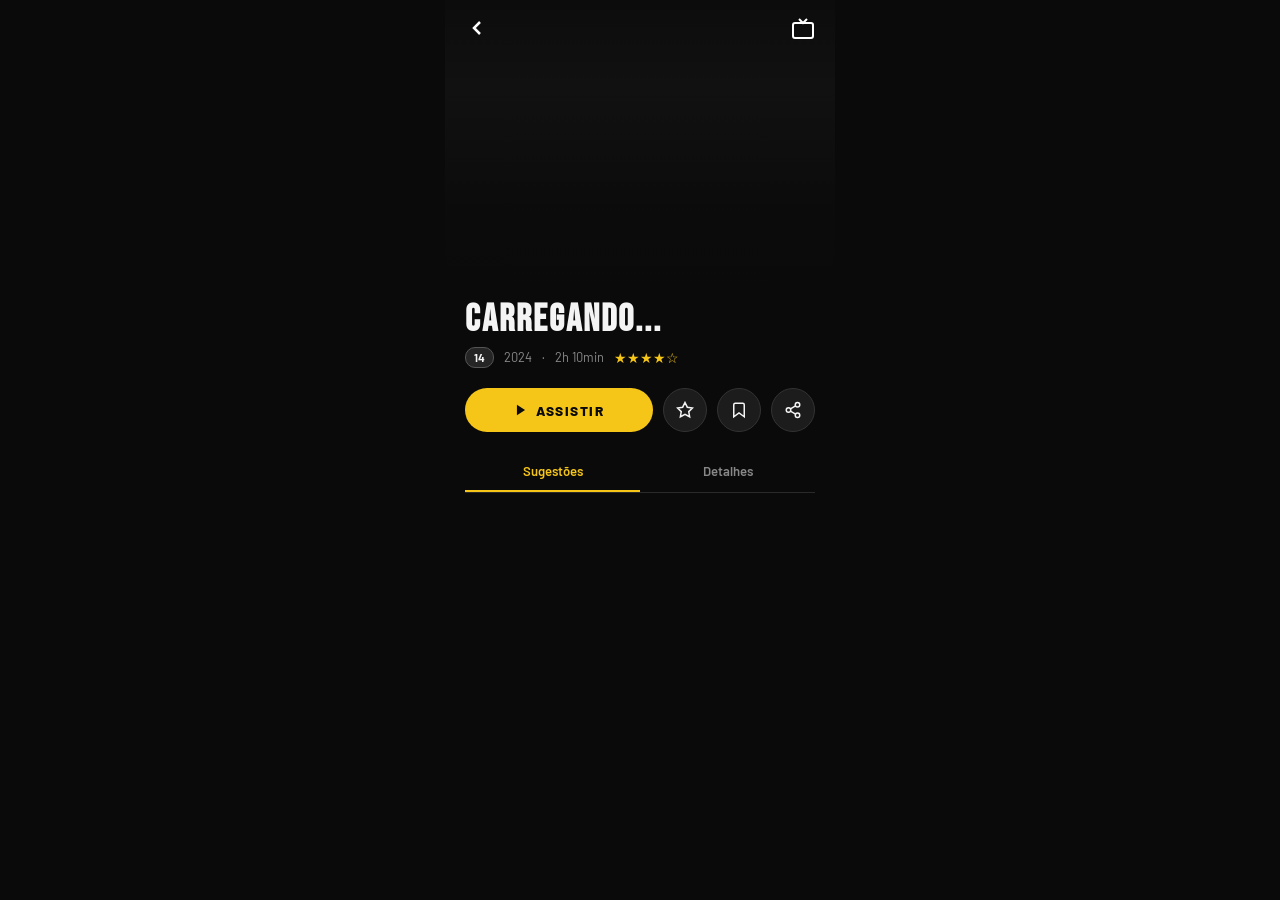
<file: filme.html>
<!DOCTYPE html>
<html lang="pt-BR">
<head>
<meta charset="UTF-8">
<meta name="viewport" content="width=device-width, initial-scale=1.0">
<title>Dramatiz — Filme</title>
<link rel="stylesheet" href="styles.css">
<style>
.filme-page { padding-bottom:80px; }
.filme-hero { position:relative; aspect-ratio:4/3; overflow:hidden; background:#111; }
.filme-hero img { width:100%; height:100%; object-fit:cover; }
.filme-hero-overlay { position:absolute; inset:0; background:linear-gradient(to bottom,rgba(0,0,0,0.3) 0%, transparent 30%, rgba(10,10,10,0.8) 70%, var(--black) 100%); }
.filme-back { position:absolute; top:1rem; left:1.25rem; z-index:2; color:white; }
.filme-cast { position:absolute; top:1rem; right:1.25rem; z-index:2; color:white; }
.filme-back svg, .filme-cast svg { width:24px; height:24px; }
.filme-body { padding:0 1.25rem; }
.filme-tags { display:flex; gap:6px; flex-wrap:wrap; margin-bottom:0.5rem; }
.filme-tag { font-size:0.72rem; color:var(--yellow); font-weight:600; }
.filme-tag:not(:last-child)::after { content:'·'; margin-left:6px; color:var(--gray); }
.filme-title { font-family:'Bebas Neue',sans-serif; font-size:2.4rem; letter-spacing:2px; line-height:1; margin-bottom:0.5rem; }
.filme-meta { display:flex; align-items:center; gap:10px; margin-bottom:0.75rem; flex-wrap:wrap; }
.rating-badge { font-size:0.7rem; font-weight:700; padding:3px 8px; border:1.5px solid #555; border-radius: 10px; color:var(--white); }
.meta-text { font-size:0.8rem; color:var(--gray); }
.meta-stars { color:var(--yellow); font-size:0.85rem; }
.filme-desc { font-size:0.85rem; line-height:1.6; color:rgba(255,255,255,0.7); margin-bottom:1.25rem; }
.filme-actions { display:flex; gap:10px; margin-bottom:1.25rem; }
.action-btn-play {
  flex:1; background:var(--yellow); color:var(--black);
  border:none; border-radius:50px; padding:0.85rem;
  font-family:'Barlow',sans-serif; font-weight:800; font-size:0.85rem;
  letter-spacing:1.5px; text-transform:uppercase; cursor:pointer;
  display:flex; align-items:center; justify-content:center; gap:8px;
  text-decoration:none;
}
.action-icon {
  width:44px; height:44px; border-radius:50%;
  background:var(--dark2); border:1.5px solid #333;
  display:flex; align-items:center; justify-content:center;
  cursor:pointer; transition:all 0.2s; color:var(--white);
}
.action-icon:hover { border-color:var(--yellow); color:var(--yellow); }
.action-icon svg { width:18px; height:18px; }
.filme-tabs { display:flex; border-bottom:1px solid #2a2a2a; margin-bottom:1.25rem; }
.filme-tab { flex:1; text-align:center; padding:0.7rem; font-size:0.82rem; font-weight:600; color:var(--gray); cursor:pointer; border-bottom:2px solid transparent; transition:all 0.2s; }
.filme-tab.active { color:var(--yellow); border-bottom-color:var(--yellow); }
.sugestoes-row { display:flex; gap:10px; overflow-x:auto; scrollbar-width:none; }
.sugestoes-row::-webkit-scrollbar { display:none; }
.sug-item { width:120px; flex-shrink:0; cursor:pointer; text-decoration:none; display:block; }
.sug-item img { width:100%; aspect-ratio:2/3; object-fit:cover; border-radius:8px; display:block; }
.sug-name { font-size:0.72rem; color:rgba(255,255,255,0.7); margin-top:4px; text-align:center; overflow:hidden; text-overflow:ellipsis; white-space:nowrap; }
.detalhes-section { font-size:0.85rem; line-height:1.8; color:rgba(255,255,255,0.7); }
.detalhes-section strong { color:var(--white); font-weight:700; }
.elenco-row { display:flex; gap:10px; overflow-x:auto; scrollbar-width:none; margin-top:1rem; }
.elenco-row::-webkit-scrollbar { display:none; }
.elenco-item { width:70px; flex-shrink:0; text-align:center; }
.elenco-item img { width:60px; height:60px; border-radius:50%; object-fit:cover; display:block; margin:0 auto 5px; }
.elenco-item span { font-size:0.68rem; color:rgba(255,255,255,0.7); display:block; }
</style>
</head>
<body>
<div class="app-shell">
  <div class="filme-page">
    <div class="filme-hero" id="filmeHero">
      <a href="home.html" class="filme-back"><svg viewBox="0 0 24 24" fill="none" stroke="currentColor" stroke-width="2.5"><path d="M15 18l-6-6 6-6"/></svg></a>
      <a href="#" class="filme-cast"><svg viewBox="0 0 24 24" fill="none" stroke="currentColor" stroke-width="2"><rect x="2" y="7" width="20" height="15" rx="2"/><path d="M16 3l-4 4-4-4"/></svg></a>
      <div class="filme-hero-overlay"></div>
    </div>

    <div class="filme-body">
      <div class="filme-tags" id="filmeTags"></div>
      <h1 class="filme-title" id="filmeTitle">Carregando...</h1>
      <div class="filme-meta">
        <span class="rating-badge" id="filmeRating">14</span>
        <span class="meta-text" id="filmeYear">2024</span>
        <span class="meta-text">·</span>
        <span class="meta-text" id="filmeRuntime">2h 10min</span>
        <span class="meta-stars" id="filmeStars">★★★★☆</span>
      </div>
      <p class="filme-desc" id="filmeDesc"></p>

      <div class="filme-actions">
        <a href="#" class="action-btn-play" id="actionBtn">
          <svg width="14" height="14" viewBox="0 0 24 24" fill="currentColor"><path d="M5 3l14 9-14 9V3z"/></svg>
          Assistir
        </a>
        <button class="action-icon" title="Favoritar" onclick="this.style.color='var(--yellow)';this.style.borderColor='var(--yellow)'">
          <svg viewBox="0 0 24 24" fill="none" stroke="currentColor" stroke-width="2"><polygon points="12 2 15.09 8.26 22 9.27 17 14.14 18.18 21.02 12 17.77 5.82 21.02 7 14.14 2 9.27 8.91 8.26 12 2"/></svg>
        </button>
        <button class="action-icon" title="Adicionar à Lista" onclick="this.style.color='var(--yellow)';this.style.borderColor='var(--yellow)'">
          <svg viewBox="0 0 24 24" fill="none" stroke="currentColor" stroke-width="2"><path d="M19 21l-7-5-7 5V5a2 2 0 012-2h10a2 2 0 012 2z"/></svg>
        </button>
        <button class="action-icon" title="Compartilhar">
          <svg viewBox="0 0 24 24" fill="none" stroke="currentColor" stroke-width="2"><circle cx="18" cy="5" r="3"/><circle cx="6" cy="12" r="3"/><circle cx="18" cy="19" r="3"/><path d="M8.59 13.51l6.83 3.98M15.41 6.51l-6.82 3.98"/></svg>
        </button>
      </div>

      <div class="filme-tabs">
        <div class="filme-tab active" onclick="showTab('sugestoes',this)">Sugestões</div>
        <div class="filme-tab" onclick="showTab('detalhes',this)">Detalhes</div>
      </div>

      <div id="tab-sugestoes">
        <div class="sugestoes-row" id="sugestoesRow"></div>
      </div>
      <div id="tab-detalhes" style="display:none;">
        <div class="detalhes-section" id="detalhesContent"></div>
      </div>
    </div>
  </div>
</div>
<script>
const TMDB = '2dca580c2a14b55200e784d157207b4d';
const IMG = 'https://image.tmdb.org/t/p/';

function showTab(tab, el) {
  document.querySelectorAll('.filme-tab').forEach(t=>t.classList.remove('active'));
  el.classList.add('active');
  document.getElementById('tab-sugestoes').style.display = tab==='sugestoes'?'block':'none';
  document.getElementById('tab-detalhes').style.display = tab==='detalhes'?'block':'none';
}

async function init() {
  try {
    const r = await fetch('https://api.themoviedb.org/3/movie/popular?api_key='+TMDB+'&language=pt-BR');
    const d = await r.json();
    const m = d.results[0];
    if (!m) return;

    // Hero
    const hero = document.getElementById('filmeHero');
    const img = document.createElement('img');
    img.src = IMG + 'w780' + m.backdrop_path;
    hero.insertBefore(img, hero.firstChild);

    document.getElementById('filmeTitle').textContent = m.title;
    document.getElementById('filmeDesc').textContent = m.overview || '';
    document.getElementById('filmeYear').textContent = (m.release_date||'').split('-')[0];

    const stars = Math.round((m.vote_average||7)/2);
    document.getElementById('filmeStars').textContent = '★'.repeat(stars) + '☆'.repeat(5-stars);

    const genreMap = {28:'Ação',12:'Aventura',16:'Animação',35:'Comédia',80:'Crime',18:'Drama',27:'Terror',878:'Ficção',53:'Suspense',10749:'Romance'};
    const tags = document.getElementById('filmeTags');
    (m.genre_ids||[]).slice(0,3).forEach(id => {
      if(genreMap[id]) { const s=document.createElement('span'); s.className='filme-tag'; s.textContent=genreMap[id]; tags.appendChild(s); }
    });

    // Detalhes
    document.getElementById('detalhesContent').innerHTML = `
      <p><strong>Classificação</strong><br><span class="rating-badge" style="font-size:0.72rem">14</span> Violência</p>
      <p style="margin-top:1rem;"><strong>Estreando</strong></p>
      <div class="elenco-row" id="elencoRow"></div>`;

    // Elenco fictício
    const elencoRow = document.getElementById('elencoRow');
    [12,33,44,47,68].forEach(id => {
      elencoRow.innerHTML += `<div class="elenco-item"><img src="https://i.pravatar.cc/100?img=${id}"><span>Ator ${id}</span></div>`;
    });

    // Sugestões
    const sugRow = document.getElementById('sugestoesRow');
    d.results.slice(1,8).forEach(sug => {
      if(!sug.poster_path) return;
      const a = document.createElement('a');
      a.href = 'filme.html';
      a.className = 'sug-item';
      a.innerHTML = `<img src="${IMG}w185${sug.poster_path}" alt="${sug.title}"><span class="sug-name">${sug.title}</span>`;
      sugRow.appendChild(a);
    });

  } catch(e) { console.error(e); }
}
init();
</script>
</body>
</html>
</file>
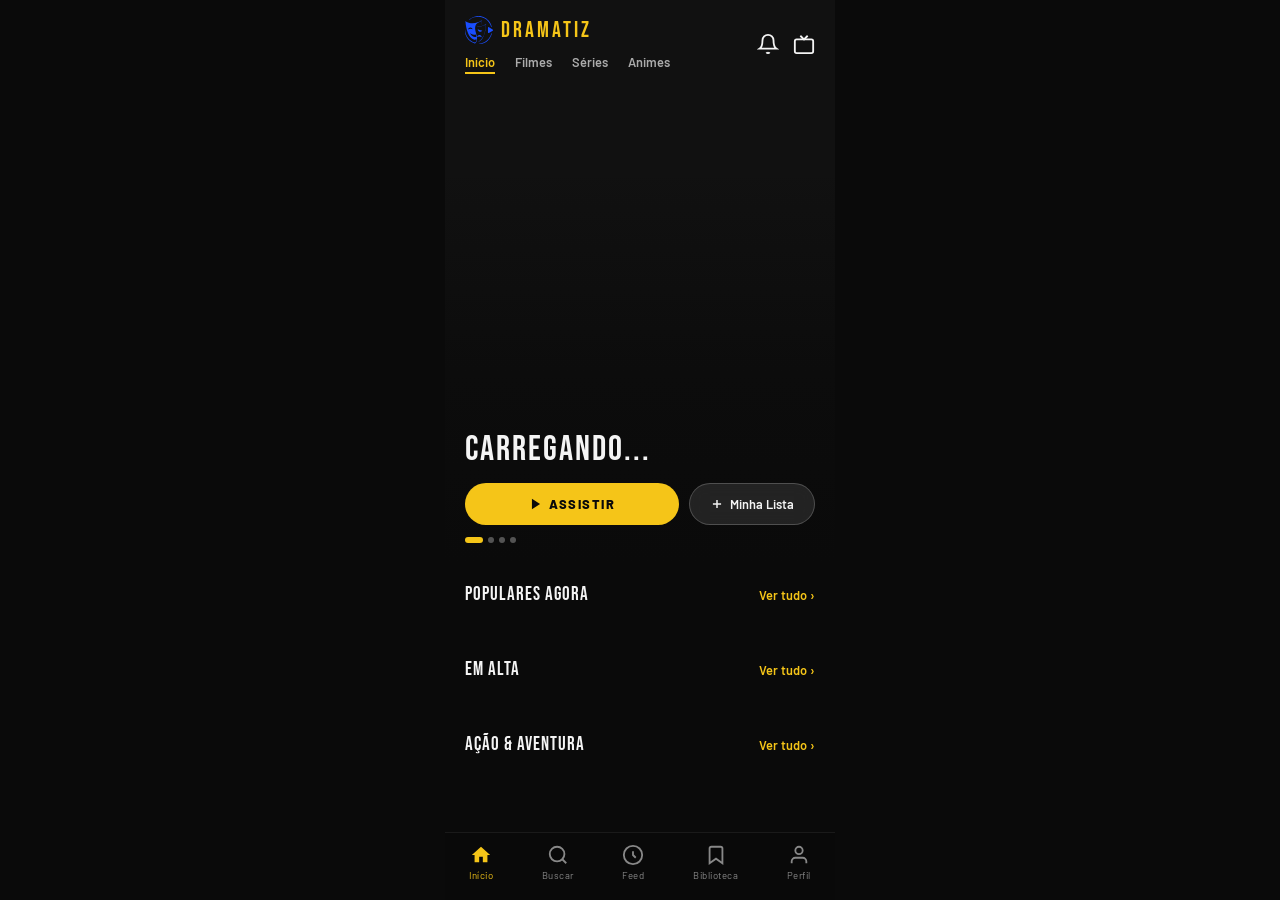
<file: home.html>
<!DOCTYPE html>
<html lang="pt-BR">
<head>
<meta charset="UTF-8">
<meta name="viewport" content="width=device-width, initial-scale=1.0">
<title>Dramatiz — Home</title>
<link rel="stylesheet" href="styles.css">
<style>
.home-page { padding-bottom: 80px; }
.hero-banner {
  width:100%; aspect-ratio:9/13; position:relative; overflow:hidden;
  background:#111;
}
.hero-banner img { width:100%; height:100%; object-fit:cover; display:block; }
.hero-overlay {
  position:absolute; inset:0;
  background:linear-gradient(to bottom, transparent 30%, rgba(10,10,10,0.7) 65%, var(--black) 100%);
}
.hero-top-bar {
  position:absolute; top:0; left:0; right:0;
  display:flex; align-items:center; justify-content:space-between;
  padding:1rem 1.25rem;
  z-index:2;
}
.hero-logo { display:flex; align-items:center; gap:8px; }
.hero-logo img { width:28px; height:28px; }
.hero-brand { font-family:'Bebas Neue',sans-serif; font-size:1.4rem; letter-spacing:3px; color:var(--yellow); }
.hero-nav { display:flex; gap:1.25rem; }
.hero-nav a { font-size:0.8rem; font-weight:600; color:rgba(255,255,255,0.65); text-decoration:none; transition:color 0.2s; }
.hero-nav a.active { color:var(--yellow); border-bottom:2px solid var(--yellow); padding-bottom:2px; }
.hero-icons { display:flex; gap:14px; }
.hero-icons a { color:var(--white); }
.hero-icons svg { width:22px; height:22px; }
.hero-info {
  position:absolute; bottom:0; left:0; right:0;
  padding:1.5rem 1.25rem 1.25rem;
  z-index:2;
}
.hero-tags { display:flex; gap:6px; margin-bottom:0.5rem; flex-wrap:wrap; }
.hero-tag-item { font-size:0.72rem; color:rgba(255,255,255,0.65); }
.hero-tag-item:not(:last-child)::after { content:'·'; margin-left:6px; }
.hero-title { font-family:'Bebas Neue',sans-serif; font-size:2.2rem; letter-spacing:2px; line-height:1; margin-bottom:0.5rem; }
.hero-desc { font-size:0.8rem; color:rgba(255,255,255,0.7); line-height:1.5; margin-bottom:1rem; }
.hero-btns { display:flex; gap:10px; }
.hero-btn-play {
  flex:1; background:var(--yellow); color:var(--black);
  border:none; border-radius:50px; padding:0.75rem;
  font-family:'Barlow',sans-serif; font-weight:800; font-size:0.8rem;
  letter-spacing:1.5px; text-transform:uppercase; cursor:pointer;
  display:flex; align-items:center; justify-content:center; gap:6px;
  text-decoration:none;
}
.hero-btn-list {
  background:rgba(255,255,255,0.1); backdrop-filter:blur(8px);
  border:1.5px solid rgba(255,255,255,0.2); border-radius:50px;
  padding:0.75rem 1.25rem; cursor:pointer; color:var(--white);
  font-size:1rem; display:flex; align-items:center; justify-content:center;
  gap:6px; font-family:'Barlow',sans-serif; font-weight:600; font-size:0.8rem;
}
.dots { display:flex; gap:5px; margin-top:0.75rem; }
.dot { width:6px; height:6px; border-radius:50%; background:rgba(255,255,255,0.3); }
.dot.active { background:var(--yellow); width:18px; border-radius: 8px; }
.section { padding:1.25rem 1.25rem 0; }
.movie-row { display:flex; gap:10px; overflow-x:auto; scrollbar-width:none; }
.movie-row::-webkit-scrollbar { display:none; }
.movie-poster { width:100px; flex-shrink:0; border-radius:8px; overflow:hidden; cursor:pointer; }
.movie-poster img { width:100%; aspect-ratio:2/3; object-fit:cover; display:block; border-radius:8px; }
.movie-backdrop { width:160px; flex-shrink:0; border-radius:8px; overflow:hidden; cursor:pointer; }
.movie-backdrop img { width:100%; aspect-ratio:16/9; object-fit:cover; display:block; }
.movie-title-small { font-size:0.72rem; color:rgba(255,255,255,0.7); margin-top:5px; text-align:center; white-space:nowrap; overflow:hidden; text-overflow:ellipsis; }
</style>
</head>
<body>
<div class="app-shell">
  <div class="home-page">
    <!-- Hero Banner -->
    <div class="hero-banner" id="heroBanner">
      <div class="hero-top-bar">
        <div style="display:flex;flex-direction:column;gap:10px;">
          <div class="hero-logo">
            <img style="filter:invert(85%) sepia(50%) saturate(700%) hue-rotate(5deg) brightness(100%)" src="[data-uri]" alt="Dramatiz">
            <span class="hero-brand">Dramatiz</span>
          </div>
          <div class="hero-nav">
            <a href="home.html" class="active">Início</a>
            <a href="busca.html?type=filme">Filmes</a>
            <a href="busca.html?type=serie">Séries</a>
            <a href="busca.html?type=anime">Animes</a>
          </div>
        </div>
        <div class="hero-icons">
          <a href="notificacoes.html"><svg viewBox="0 0 24 24" fill="none" stroke="currentColor" stroke-width="2"><path d="M18 8A6 6 0 006 8c0 7-3 9-3 9h18s-3-2-3-9M13.73 21a2 2 0 01-3.46 0"/></svg></a>
          <a href="#"><svg viewBox="0 0 24 24" fill="none" stroke="currentColor" stroke-width="2"><rect x="2" y="7" width="20" height="15" rx="2"/><path d="M16 3l-4 4-4-4"/></svg></a>
        </div>
      </div>
      <div class="hero-overlay"></div>
      <div class="hero-info" id="heroInfo">
        <div class="hero-tags" id="heroTags"></div>
        <div class="hero-title" id="heroTitle">Carregando...</div>
        <p class="hero-desc" id="heroDesc"></p>
        <div class="hero-btns">
          <a href="filme.html" class="hero-btn-play">
            <svg width="14" height="14" viewBox="0 0 24 24" fill="currentColor"><path d="M5 3l14 9-14 9V3z"/></svg>
            Assistir
          </a>
          <button class="hero-btn-list" onclick="toggleList(this)">
            <svg width="14" height="14" viewBox="0 0 24 24" fill="none" stroke="currentColor" stroke-width="2.5"><path d="M12 5v14M5 12h14"/></svg>
            Minha Lista
          </button>
        </div>
        <div class="dots">
          <div class="dot active"></div>
          <div class="dot"></div>
          <div class="dot"></div>
          <div class="dot"></div>
        </div>
      </div>
    </div>

    <!-- Populares Agora -->
    <div class="section">
      <div class="section-header">
        <span class="section-title">Populares Agora</span>
        <a href="busca.html" class="section-link">Ver tudo ›</a>
      </div>
      <div class="movie-row" id="popularRow"></div>
    </div>

    <!-- Em Alta -->
    <div class="section" style="margin-top:1.25rem;">
      <div class="section-header">
        <span class="section-title">Em Alta</span>
        <a href="busca.html" class="section-link">Ver tudo ›</a>
      </div>
      <div class="movie-row" id="trendingRow"></div>
    </div>

    <!-- Ação -->
    <div class="section" style="margin-top:1.25rem;">
      <div class="section-header">
        <span class="section-title">Ação & Aventura</span>
        <a href="busca.html" class="section-link">Ver tudo ›</a>
      </div>
      <div class="movie-row" id="actionRow"></div>
    </div>
  </div>

  <!-- Bottom Nav -->
  <nav class="bottom-nav">
    <a href="home.html" class="nav-item active">
      <svg viewBox="0 0 24 24" fill="currentColor"><path d="M10 20v-6h4v6h5v-8h3L12 3 2 12h3v8z"/></svg>
      Início
    </a>
    <a href="busca.html" class="nav-item">
      <svg viewBox="0 0 24 24" fill="none" stroke="currentColor" stroke-width="2"><circle cx="11" cy="11" r="8"/><path d="M21 21l-4.35-4.35"/></svg>
      Buscar
    </a>
    <a href="feed.html" class="nav-item">
      <svg viewBox="0 0 24 24" fill="none" stroke="currentColor" stroke-width="2"><circle cx="12" cy="12" r="10"/><path d="M12 8v4l3 3"/></svg>
      Feed
    </a>
    <a href="biblioteca.html" class="nav-item">
      <svg viewBox="0 0 24 24" fill="none" stroke="currentColor" stroke-width="2"><path d="M19 21l-7-5-7 5V5a2 2 0 012-2h10a2 2 0 012 2z"/></svg>
      Biblioteca
    </a>
    <a href="perfil.html" class="nav-item">
      <svg viewBox="0 0 24 24" fill="none" stroke="currentColor" stroke-width="2"><path d="M20 21v-2a4 4 0 00-4-4H8a4 4 0 00-4 4v2"/><circle cx="12" cy="7" r="4"/></svg>
      Perfil
    </a>
  </nav>
</div>
<script>
const TMDB = '2dca580c2a14b55200e784d157207b4d';
const IMG = 'https://image.tmdb.org/t/p/';

function toggleList(btn) {
  const added = btn.dataset.added === '1';
  btn.dataset.added = added ? '0' : '1';
  btn.innerHTML = added
    ? '<svg width="14" height="14" viewBox="0 0 24 24" fill="none" stroke="currentColor" stroke-width="2.5"><path d="M12 5v14M5 12h14"/></svg> Minha Lista'
    : '<svg width="14" height="14" viewBox="0 0 24 24" fill="currentColor"><path d="M20 6L9 17l-5-5"/></svg> Adicionado';
}

function makePoster(m, link='filme.html') {
  const div = document.createElement('a');
  div.href = link;
  div.className = 'movie-poster';
  div.style.cssText = 'text-decoration:none;display:block;';
  if (m.poster_path) {
    const img = document.createElement('img');
    img.src = IMG + 'w185' + m.poster_path;
    img.alt = m.title || m.name;
    img.loading = 'lazy';
    div.appendChild(img);
  }
  const t = document.createElement('div');
  t.className = 'movie-title-small';
  t.textContent = m.title || m.name;
  div.appendChild(t);
  return div;
}

async function init() {
  try {
    const [pop, trend, action] = await Promise.all([
      fetch(IMG.replace('/t/p/','')+'/3/movie/popular?api_key='+TMDB+'&language=pt-BR').then(r=>r.json()),
      fetch('https://api.themoviedb.org/3/trending/all/week?api_key='+TMDB+'&language=pt-BR').then(r=>r.json()),
      fetch('https://api.themoviedb.org/3/discover/movie?api_key='+TMDB+'&with_genres=28&language=pt-BR').then(r=>r.json()),
    ]);

    const featured = pop.results[0];
    if (featured) {
      const banner = document.getElementById('heroBanner');
      const img = document.createElement('img');
      img.src = IMG + 'w780' + featured.backdrop_path;
      img.style.cssText = 'position:absolute;inset:0;width:100%;height:100%;object-fit:cover;';
      banner.insertBefore(img, banner.firstChild);
      document.getElementById('heroTitle').textContent = featured.title;
      document.getElementById('heroDesc').textContent = (featured.overview||'').substring(0,120) + '...';
      const tagsEl = document.getElementById('heroTags');
      ['Popular', 'Destaque'].forEach(t => {
        const s = document.createElement('span');
        s.className = 'hero-tag-item';
        s.textContent = t;
        tagsEl.appendChild(s);
      });
    }

    const popRow = document.getElementById('popularRow');
    pop.results.slice(1,10).forEach(m => popRow.appendChild(makePoster(m)));

    const trendRow = document.getElementById('trendingRow');
    trend.results.slice(0,9).forEach(m => trendRow.appendChild(makePoster(m)));

    const actionRow = document.getElementById('actionRow');
    action.results.slice(0,9).forEach(m => actionRow.appendChild(makePoster(m)));

  } catch(e) { console.error(e); }
}

const TMDB_BASE = 'https://api.themoviedb.org';
const popUrl = TMDB_BASE+'/3/movie/popular?api_key='+TMDB+'&language=pt-BR';
fetch(popUrl).then(r=>r.json()).then(d=>{
  const featured = d.results[0];
  if (featured) {
    const banner = document.getElementById('heroBanner');
    const img = document.createElement('img');
    img.src = IMG + 'w780' + featured.backdrop_path;
    img.style.cssText = 'position:absolute;inset:0;width:100%;height:100%;object-fit:cover;';
    banner.insertBefore(img, banner.firstChild);
    document.getElementById('heroTitle').textContent = featured.title;
    document.getElementById('heroDesc').textContent = (featured.overview||'').substring(0,120)+'...';
  }
  const popRow = document.getElementById('popularRow');
  d.results.slice(1,10).forEach(m => popRow.appendChild(makePoster(m)));
});
fetch('https://api.themoviedb.org/3/trending/all/week?api_key='+TMDB+'&language=pt-BR').then(r=>r.json()).then(d=>{
  const row = document.getElementById('trendingRow');
  d.results.slice(0,9).forEach(m => row.appendChild(makePoster(m)));
});
fetch('https://api.themoviedb.org/3/discover/movie?api_key='+TMDB+'&with_genres=28&language=pt-BR').then(r=>r.json()).then(d=>{
  const row = document.getElementById('actionRow');
  d.results.slice(0,9).forEach(m => row.appendChild(makePoster(m)));
});
</script>
</body>
</html>
</file>
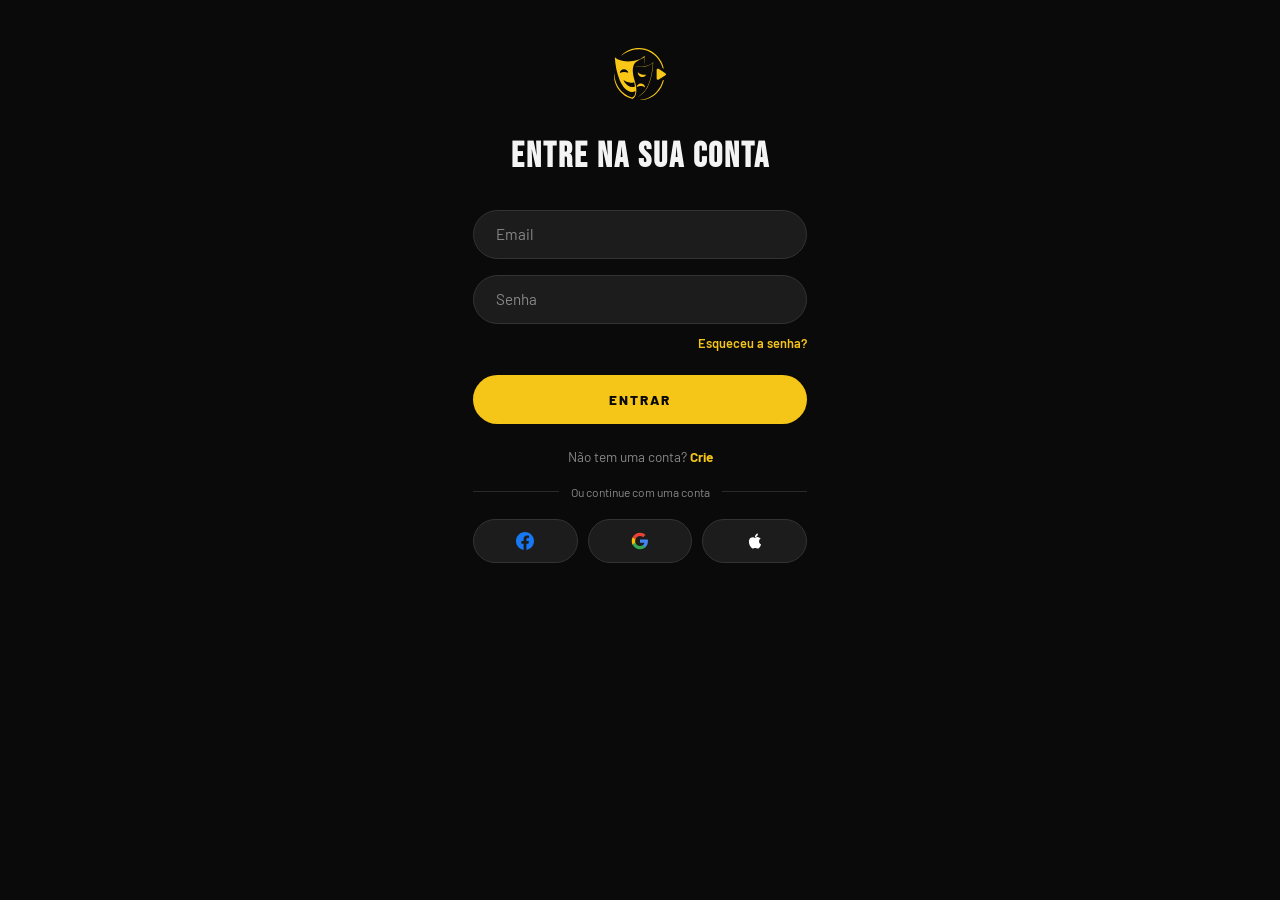
<file: login.html>
<!DOCTYPE html>
<html lang="pt-BR">
<head>
<meta charset="UTF-8">
<meta name="viewport" content="width=device-width, initial-scale=1.0">
<title>Dramatiz — Entrar</title>
<link rel="stylesheet" href="styles.css">
<style>
.auth-page {
  min-height: 100vh;
  display: flex;
  flex-direction: column;
  position: relative;
  overflow: hidden;
}
.auth-bg {
  position: absolute; inset: 0;
  background-size: cover; background-position: center;
  opacity: 0.12; z-index: 0;
}
.auth-overlay {
  position: absolute; inset: 0;
  background: linear-gradient(to bottom, rgba(10,10,10,0.5) 0%, var(--black) 45%);
  z-index: 1;
}
.auth-content {
  position: relative; z-index: 2;
  flex: 1; display: flex; flex-direction: column;
  padding: 3rem 1.75rem 2rem;
}
.auth-logo { text-align: center; margin-bottom: 2rem; }
.auth-logo img { width: 52px; height: 52px; }
.auth-title {
  font-family: 'Bebas Neue', sans-serif;
  font-size: 2.2rem; letter-spacing: 2px;
  margin-bottom: 2rem; text-align: center;
}
.auth-form { display: flex; flex-direction: column; gap: 1rem; }
.forgot { text-align: right; margin-top: -0.5rem; }
.forgot a { font-size: 0.8rem; color: var(--yellow); text-decoration: none; font-weight: 600; }
.auth-switch { text-align: center; margin-top: 1.5rem; font-size: 0.85rem; color: var(--gray); }
.auth-switch a { color: var(--yellow); text-decoration: none; font-weight: 700; }
.divider-or { display: flex; align-items: center; gap: 12px; margin: 1.25rem 0; }
.divider-or::before, .divider-or::after { content:''; flex:1; height:1px; background:#2a2a2a; }
.divider-or span { font-size: 0.75rem; color: var(--gray); white-space: nowrap; }
.social-row { display: flex; gap: 10px; }
</style>
</head>
<body>
<div class="app-shell">
  <div class="auth-page">
    <div class="auth-bg" id="authBg"></div>
    <div class="auth-overlay"></div>
    <div class="auth-content">
      <div class="auth-logo fade-up fade-up-1">
        <img src="[data-uri]" alt="Dramatiz">
      </div>
      <h1 class="auth-title fade-up fade-up-2">Entre na sua conta</h1>
      <div class="auth-form fade-up fade-up-3">
        <input type="email" class="input-field" placeholder="Email">
        <input type="password" class="input-field" placeholder="Senha">
        <div class="forgot"><a href="#">Esqueceu a senha?</a></div>
        <a href="perfis.html" class="btn-yellow" style="margin-top:0.5rem;">Entrar</a>
      </div>
      <p class="auth-switch fade-up fade-up-4">Não tem uma conta? <a href="cadastro.html">Crie</a></p>
      <div class="divider-or fade-up fade-up-4"><span>Ou continue com uma conta</span></div>
      <div class="social-row fade-up fade-up-5">
        <a href="#" class="social-btn">
          <svg width="18" height="18" viewBox="0 0 24 24" fill="#1877F2"><path d="M24 12.073c0-6.627-5.373-12-12-12s-12 5.373-12 12c0 5.99 4.388 10.954 10.125 11.854v-8.385H7.078v-3.47h3.047V9.43c0-3.007 1.792-4.669 4.533-4.669 1.312 0 2.686.235 2.686.235v2.953H15.83c-1.491 0-1.956.925-1.956 1.874v2.25h3.328l-.532 3.47h-2.796v8.385C19.612 23.027 24 18.062 24 12.073z"/></svg>
        </a>
        <a href="#" class="social-btn">
          <svg width="18" height="18" viewBox="0 0 24 24"><path fill="#4285F4" d="M22.56 12.25c0-.78-.07-1.53-.2-2.25H12v4.26h5.92c-.26 1.37-1.04 2.53-2.21 3.31v2.77h3.57c2.08-1.92 3.28-4.74 3.28-8.09z"/><path fill="#34A853" d="M12 23c2.97 0 5.46-.98 7.28-2.66l-3.57-2.77c-.98.66-2.23 1.06-3.71 1.06-2.86 0-5.29-1.93-6.16-4.53H2.18v2.84C3.99 20.53 7.7 23 12 23z"/><path fill="#FBBC05" d="M5.84 14.09c-.22-.66-.35-1.36-.35-2.09s.13-1.43.35-2.09V7.07H2.18C1.43 8.55 1 10.22 1 12s.43 3.45 1.18 4.93l3.66-2.84z"/><path fill="#EA4335" d="M12 5.38c1.62 0 3.06.56 4.21 1.64l3.15-3.15C17.45 2.09 14.97 1 12 1 7.7 1 3.99 3.47 2.18 7.07l3.66 2.84c.87-2.6 3.3-4.53 6.16-4.53z"/></svg>
        </a>
        <a href="#" class="social-btn">
          <svg width="18" height="18" viewBox="0 0 24 24" fill="white"><path d="M18.71 19.5c-.83 1.24-1.71 2.45-3.05 2.47-1.34.03-1.77-.79-3.29-.79-1.53 0-2 .77-3.27.82-1.31.05-2.3-1.32-3.14-2.53C4.25 17 2.94 12.45 4.7 9.39c.87-1.52 2.43-2.48 4.12-2.51 1.28-.02 2.5.87 3.29.87.78 0 2.26-1.07 3.8-.91.65.03 2.47.26 3.64 1.98-.09.06-2.17 1.28-2.15 3.81.03 3.02 2.65 4.03 2.68 4.04-.03.07-.42 1.44-1.38 2.83M13 3.5c.73-.83 1.94-1.46 2.94-1.5.13 1.17-.34 2.35-1.04 3.19-.69.85-1.83 1.51-2.95 1.42-.15-1.15.41-2.35 1.05-3.11z"/></svg>
        </a>
      </div>
    </div>
  </div>
</div>
<script>
const TMDB = '2dca580c2a14b55200e784d157207b4d';
async function loadBg() {
  try {
    const r = await fetch('https://api.themoviedb.org/3/movie/popular?api_key=' + TMDB + '&language=pt-BR');
    const d = await r.json();
    const m = d.results.find(x => x.backdrop_path);
    if (m) document.getElementById('authBg').style.backgroundImage = 'url(https://image.tmdb.org/t/p/w780' + m.backdrop_path + ')';
  } catch(e) {}
}
loadBg();
</script>
</body>
</html>
</file>
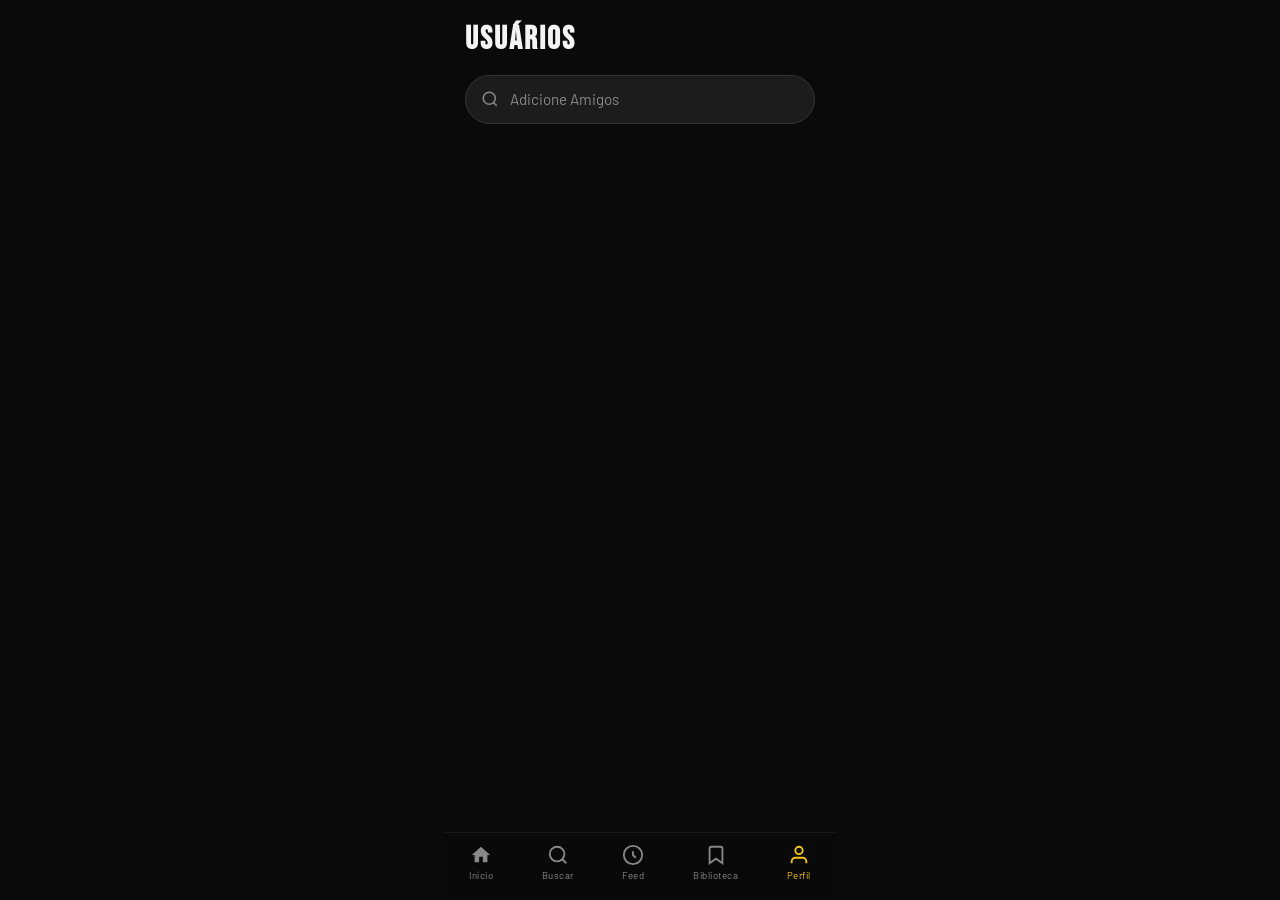
<file: usuarios.html>
<!DOCTYPE html>
<html lang="pt-BR">
<head>
<meta charset="UTF-8">
<meta name="viewport" content="width=device-width, initial-scale=1.0">
<title>Dramatiz — Usuários</title>
<link rel="stylesheet" href="styles.css">
<style>
.usuarios-page{padding:1.25rem 1.25rem 80px}
.page-title{font-family:"Bebas Neue",sans-serif;font-size:2rem;letter-spacing:2px;margin-bottom:1rem}
.search-bar{position:relative;margin-bottom:1.5rem}
.search-bar svg{position:absolute;left:1rem;top:50%;transform:translateY(-50%);width:18px;height:18px;color:var(--gray)}
.search-bar input{padding-left:2.75rem}
.user-item{display:flex;align-items:center;gap:12px;padding:.85rem;border-bottom:none;background:var(--dark2);border-radius:14px;margin-bottom:8px}
.user-avatar{width:52px;height:52px;border-radius:50%;object-fit:cover;flex-shrink:0}
.user-info{flex:1}
.user-name{font-weight:700;font-size:.9rem}
.user-handle{font-size:.75rem;color:var(--gray)}
.btn-add{width:32px;height:32px;border-radius:50%;background:var(--dark2);border:1.5px solid #444;display:flex;align-items:center;justify-content:center;cursor:pointer;color:var(--white);transition:all .2s;flex-shrink:0}
.btn-add:hover,.btn-add.added{border-color:var(--yellow);color:var(--yellow)}
.btn-add svg{width:16px;height:16px}
</style>
</head>
<body>
<div class="app-shell">
  <div class="usuarios-page">
    <h1 class="page-title">Usuários</h1>
    <div class="search-bar">
      <svg viewBox="0 0 24 24" fill="none" stroke="currentColor" stroke-width="2"><circle cx="11" cy="11" r="8"/><path d="M21 21l-4.35-4.35"/></svg>
      <input type="text" class="input-field" placeholder="Adicione Amigos" id="searchInput">
    </div>
    <div id="userList"></div>
  </div>
  <nav class="bottom-nav">
    <a href="home.html" class="nav-item"><svg viewBox="0 0 24 24" fill="currentColor"><path d="M10 20v-6h4v6h5v-8h3L12 3 2 12h3v8z"/></svg>Início</a>
    <a href="busca.html" class="nav-item"><svg viewBox="0 0 24 24" fill="none" stroke="currentColor" stroke-width="2"><circle cx="11" cy="11" r="8"/><path d="M21 21l-4.35-4.35"/></svg>Buscar</a>
    <a href="feed.html" class="nav-item"><svg viewBox="0 0 24 24" fill="none" stroke="currentColor" stroke-width="2"><circle cx="12" cy="12" r="10"/><path d="M12 8v4l3 3"/></svg>Feed</a>
    <a href="biblioteca.html" class="nav-item"><svg viewBox="0 0 24 24" fill="none" stroke="currentColor" stroke-width="2"><path d="M19 21l-7-5-7 5V5a2 2 0 012-2h10a2 2 0 012 2z"/></svg>Biblioteca</a>
    <a href="perfil.html" class="nav-item active"><svg viewBox="0 0 24 24" fill="none" stroke="currentColor" stroke-width="2"><path d="M20 21v-2a4 4 0 00-4-4H8a4 4 0 00-4 4v2"/><circle cx="12" cy="7" r="4"/></svg>Perfil</a>
  </nav>
</div>
<script>
const users=[
  {name:"Vinii",handle:"prof_vini",img:22},{name:"Emilia",handle:"emilly",img:45},
  {name:"Erick",handle:"octa_box",img:51},{name:"Duda",handle:"charal",img:64},
  {name:"Dedeia",handle:"andria",img:30},{name:"Loló",handle:"lorrandres",img:15},
  {name:"Keke",handle:"keke23",img:8},{name:"Bruno",handle:"brunao",img:70},
  {name:"Larissa",handle:"lari",img:36},{name:"Felipe",handle:"felps",img=55},
];
const list=document.getElementById("userList");
let allUsers=[...users];
function render(arr){
  list.innerHTML="";
  arr.forEach(u=>{
    const div=document.createElement("div");
    div.className="user-item";
    div.innerHTML='<img class="user-avatar" src="https://i.pravatar.cc/100?img='+u.img+'" alt="'+u.name+'"><div class="user-info"><div class="user-name">'+u.name+'</div><div class="user-handle">'+u.handle+'</div></div><button class="btn-add" onclick="toggleAdd(this)"><svg viewBox="0 0 24 24" fill="none" stroke="currentColor" stroke-width="2.5"><path d="M12 5v14M5 12h14"/></svg></button>';
    list.appendChild(div);
  });
}
function toggleAdd(btn){
  btn.classList.toggle("added");
  const added=btn.classList.contains("added");
  btn.innerHTML=added?'<svg viewBox="0 0 24 24" fill="none" stroke="currentColor" stroke-width="2.5"><path d="M20 6L9 17l-5-5"/></svg>':'<svg viewBox="0 0 24 24" fill="none" stroke="currentColor" stroke-width="2.5"><path d="M12 5v14M5 12h14"/></svg>';
}
document.getElementById("searchInput").addEventListener("input",e=>{
  const q=e.target.value.toLowerCase();
  render(allUsers.filter(u=>u.name.toLowerCase().includes(q)||u.handle.toLowerCase().includes(q)));
});
render(allUsers);
</script>
</body>
</html>
</file>
<file: styles.css>
@import url('https://fonts.googleapis.com/css2?family=Bebas+Neue&family=Barlow:wght@300;400;500;600;700;800&display=swap');

*, *::before, *::after { box-sizing: border-box; margin: 0; padding: 0; }

:root {
  --yellow: #F5C518;
  --yellow-dark: #D4A017;
  --black: #0A0A0A;
  --dark: #141414;
  --dark2: #1C1C1C;
  --dark3: #252525;
  --gray: #888;
  --gray2: #555;
  --white: #F4F4F4;
  --red: #E50914;
  --radius: 14px;
  --radius-sm: 8px;
}

html, body {
  font-family: 'Barlow', sans-serif;
  background: var(--black);
  color: var(--white);
  -webkit-font-smoothing: antialiased;
}

/* Simula tela mobile centralizada no desktop */
.app-shell {
  max-width: 390px;
  min-height: 100vh;
  margin: 0 auto;
  background: var(--black);
  position: relative;
  overflow-x: hidden;
}

/* Inputs */
.input-field {
  width: 100%;
  background: var(--dark2);
  border: 1.5px solid #333;
  border-radius: 50px;
  padding: 0.9rem 1.4rem;
  color: var(--white);
  font-family: 'Barlow', sans-serif;
  font-size: 0.95rem;
  outline: none;
  transition: border-color 0.2s;
}
.input-field::placeholder { color: var(--gray); }
.input-field:focus { border-color: var(--yellow); }

/* Botões */
.btn-yellow {
  width: 100%;
  background: var(--yellow);
  color: var(--black);
  font-family: 'Barlow', sans-serif;
  font-weight: 800;
  font-size: 0.85rem;
  letter-spacing: 2px;
  text-transform: uppercase;
  padding: 1rem;
  border: none;
  border-radius: 50px;
  cursor: pointer;
  text-decoration: none;
  display: block;
  text-align: center;
  transition: background 0.2s, transform 0.1s;
}
.btn-yellow:hover { background: var(--yellow-dark); transform: scale(1.02); }

.btn-dark {
  width: 100%;
  background: var(--dark2);
  color: var(--white);
  font-family: 'Barlow', sans-serif;
  font-weight: 700;
  font-size: 0.85rem;
  letter-spacing: 2px;
  text-transform: uppercase;
  padding: 1rem;
  border: 1.5px solid #333;
  border-radius: 50px;
  cursor: pointer;
  text-decoration: none;
  display: block;
  text-align: center;
  transition: border-color 0.2s;
}
.btn-dark:hover { border-color: var(--yellow); color: var(--yellow); }

.btn-outline {
  width: 100%;
  background: transparent;
  color: var(--white);
  font-family: 'Barlow', sans-serif;
  font-weight: 700;
  font-size: 0.85rem;
  letter-spacing: 2px;
  text-transform: uppercase;
  padding: 1rem;
  border: 1.5px solid rgba(255,255,255,0.25);
  border-radius: 50px;
  cursor: pointer;
  text-decoration: none;
  display: block;
  text-align: center;
  transition: border-color 0.2s;
}
.btn-outline:hover { border-color: var(--yellow); color: var(--yellow); }

/* Bottom nav */
.bottom-nav {
  position: fixed;
  bottom: 0; left: 50%;
  transform: translateX(-50%);
  width: 100%; max-width: 390px;
  background: rgba(10,10,10,0.97);
  border-top: 1px solid #1a1a1a;
  display: flex;
  align-items: center;
  justify-content: space-around;
  padding: 0.7rem 0 1.2rem;
  z-index: 50;
  backdrop-filter: blur(10px);
}
.nav-item {
  display: flex;
  flex-direction: column;
  align-items: center;
  gap: 3px;
  text-decoration: none;
  color: var(--gray);
  font-size: 0.6rem;
  letter-spacing: 0.5px;
  transition: color 0.2s;
}
.nav-item.active { color: var(--yellow); }
.nav-item svg { width: 22px; height: 22px; }

/* Cards de filmes */
.movie-card {
  border-radius: var(--radius-sm);
  overflow: hidden;
  position: relative;
  cursor: pointer;
  flex-shrink: 0;
}
.movie-card img { width: 100%; height: 100%; object-fit: cover; display: block; }

/* Poster ratio 2:3 */
.poster { aspect-ratio: 2/3; }
/* Backdrop ratio 16:9 */
.backdrop { aspect-ratio: 16/9; }

/* Tags de categoria */
.tag {
  display: inline-block;
  padding: 4px 14px;
  border-radius: 50px;
  font-size: 0.75rem;
  font-weight: 600;
  border: 1.5px solid #333;
  color: var(--gray);
  cursor: pointer;
  transition: all 0.2s;
  white-space: nowrap;
}
.tag.active { background: var(--yellow); color: var(--black); border-color: var(--yellow); font-weight: 700; }
.tag:hover:not(.active) { border-color: var(--yellow); color: var(--yellow); }

/* Stars */
.stars { color: var(--yellow); font-size: 0.85rem; letter-spacing: 1px; }

/* Classificação etária */
.rating-badge {
  display: inline-block;
  background: var(--dark3);
  border: 1.5px solid #444;
  color: var(--white);
  font-size: 0.65rem;
  font-weight: 700;
  padding: 2px 6px;
  border-radius: 8px;
}

/* Scroll horizontal sem barra */
.scroll-x {
  display: flex;
  gap: 10px;
  overflow-x: auto;
  scrollbar-width: none;
  -ms-overflow-style: none;
  padding-bottom: 4px;
}
.scroll-x::-webkit-scrollbar { display: none; }

/* Seção com título */
.section-header {
  display: flex;
  align-items: center;
  justify-content: space-between;
  margin-bottom: 12px;
}
.section-title {
  font-family: 'Bebas Neue', sans-serif;
  font-size: 1.2rem;
  letter-spacing: 1px;
}
.section-link {
  font-size: 0.8rem;
  color: var(--yellow);
  text-decoration: none;
  font-weight: 600;
}

/* Logo SVG amarela */
.logo-svg { fill: var(--yellow); }

/* Animação de entrada */
@keyframes fadeUp {
  from { opacity: 0; transform: translateY(20px); }
  to { opacity: 1; transform: translateY(0); }
}
.fade-up { animation: fadeUp 0.5s ease forwards; }
.fade-up-1 { animation-delay: 0.1s; opacity: 0; }
.fade-up-2 { animation-delay: 0.2s; opacity: 0; }
.fade-up-3 { animation-delay: 0.3s; opacity: 0; }
.fade-up-4 { animation-delay: 0.4s; opacity: 0; }
.fade-up-5 { animation-delay: 0.5s; opacity: 0; }

/* Top bar */
.top-bar {
  display: flex;
  align-items: center;
  justify-content: space-between;
  padding: 1rem 1.25rem 0.5rem;
}

/* Divisor */
.divider { height: 1px; background: #1a1a1a; margin: 1rem 0; }

/* Social login */
.social-btn {
  flex: 1;
  display: flex;
  align-items: center;
  justify-content: center;
  gap: 8px;
  padding: 0.75rem;
  background: var(--dark2);
  border: 1.5px solid #333;
  border-radius: 50px;
  cursor: pointer;
  color: var(--white);
  font-size: 0.8rem;
  font-weight: 600;
  transition: border-color 0.2s;
  text-decoration: none;
}
.social-btn:hover { border-color: var(--yellow); }

/* ── Cursor play ── */
* { cursor: url("data:image/svg+xml,%3Csvg xmlns='http://www.w3.org/2000/svg' width='28' height='28' viewBox='0 0 28 28'%3E%3Ccircle cx='14' cy='14' r='13' fill='rgba(0,0,0,0.45)' stroke='%23F5C518' stroke-width='1.5'/%3E%3Cpolygon points='11,8 21,14 11,20' fill='%23F5C518'/%3E%3C/svg%3E") 14 14, auto !important; }

/* ── Responsividade extra ── */
@media (max-width: 430px) {
  .app-shell { max-width: 100%; }
  .hero-banner { aspect-ratio: 9/15; }
  .section { padding: 1rem 1rem 0; }
  .busca-page, .notif-page, .feed-page, .bib-page, .perfil-info,
  .usuarios-page, .dl-page, .ep-body { padding-left: 1rem; padding-right: 1rem; }
  .results-grid { grid-template-columns: repeat(3,1fr); gap: 6px; }
  .dl-grid { grid-template-columns: repeat(2,1fr); gap: 8px; }
  .perfil-stats { gap: 1.25rem; }
  .feed-card { padding: .85rem; }
  .bottom-nav { padding: .6rem 0 1rem; }
  .nav-item { font-size: .55rem; }
  .nav-item svg { width: 20px; height: 20px; }
  .hero-title { font-size: 1.9rem; }
  .filme-title { font-size: 2rem; }
  .hero-btn-play, .hero-btn-list { font-size: .75rem; padding: .65rem; }
  .action-btn-play { font-size: .78rem; }
  .section-title { font-size: 1.1rem; }
  .movie-poster { width: 88px; }
  .continue-card { width: 175px; }
  .sug-item { width: 100px; }
  .tags-row { gap: 6px; }
  .tag { font-size: .7rem; padding: 3px 10px; }
}

@media (min-width: 431px) and (max-width: 768px) {
  .app-shell { max-width: 480px; }
}

/* Logo forçada para o amarelo #F5C518 independente da cor original */
.splash-logo img,
.auth-logo img,
.hero-logo img {
  filter: brightness(0) saturate(100%) invert(79%) sepia(57%) saturate(692%) hue-rotate(349deg) brightness(100%) contrast(95%);
}
</file>
